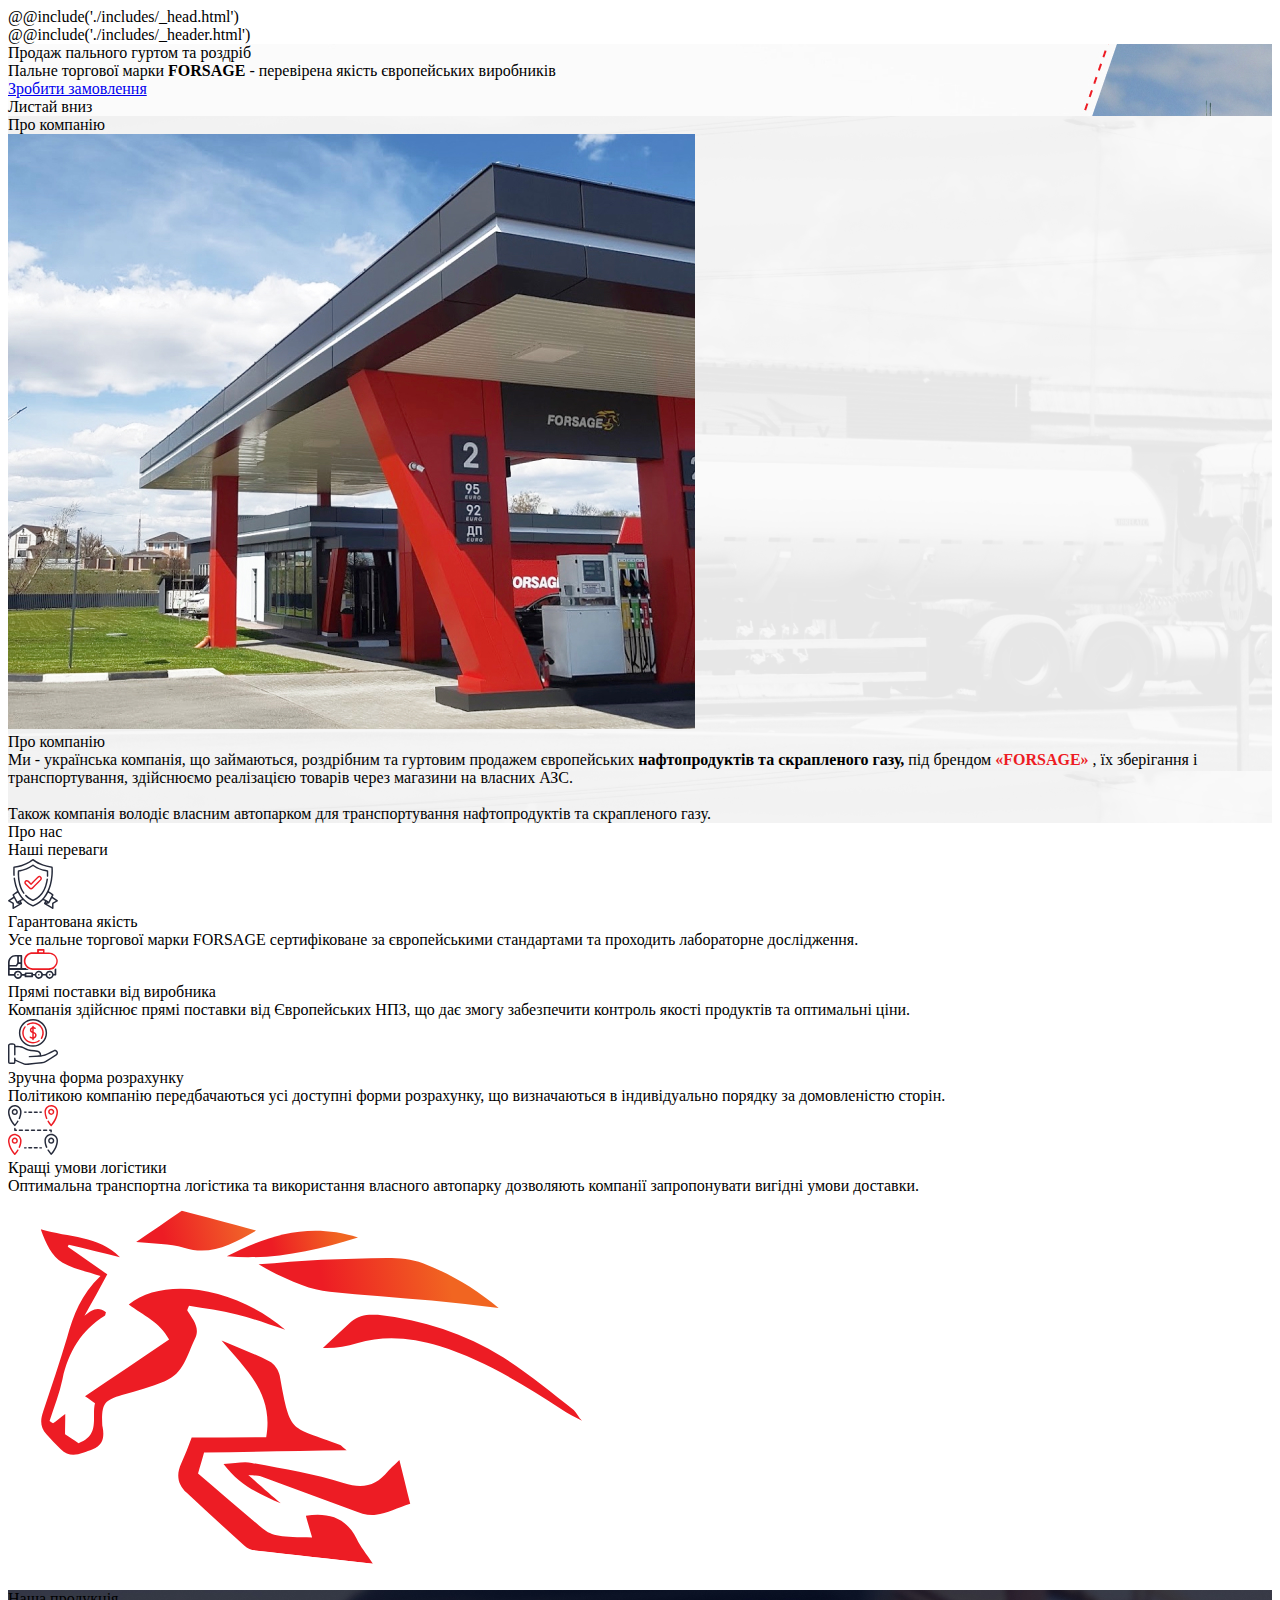
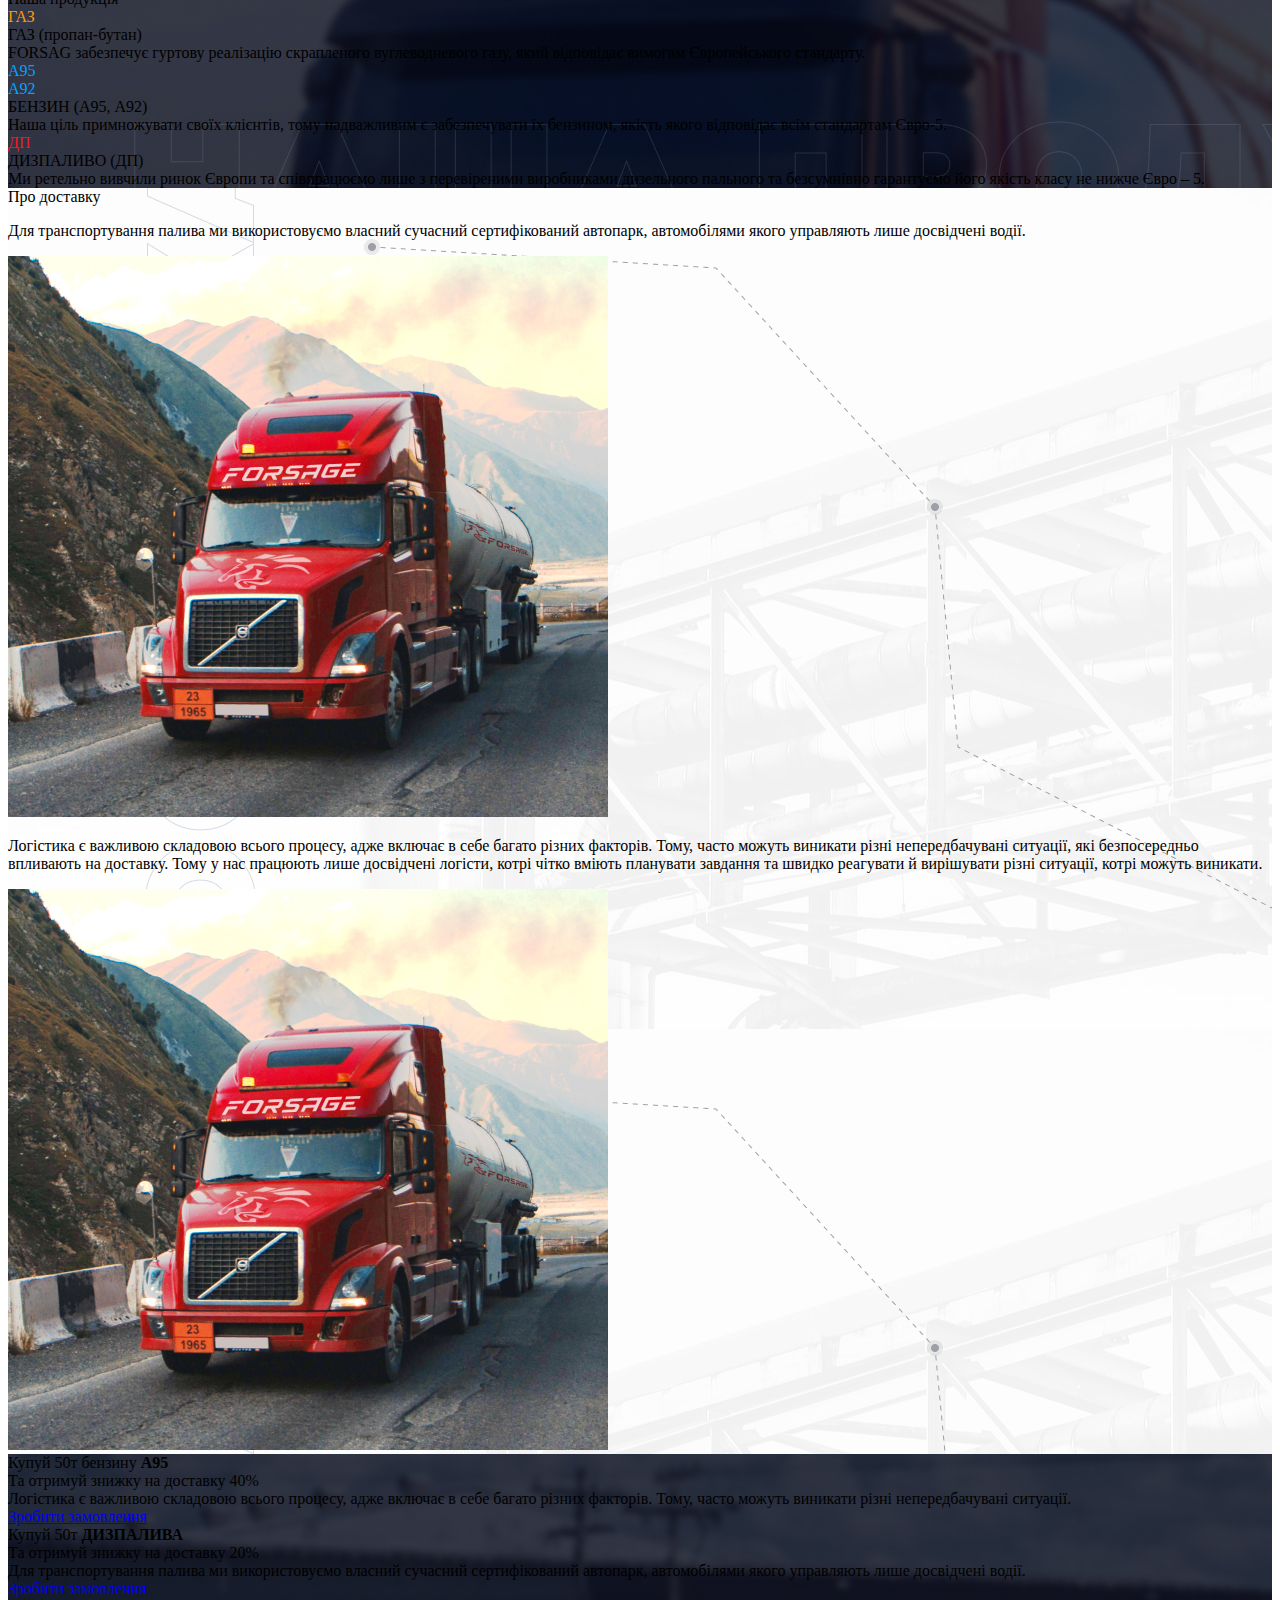
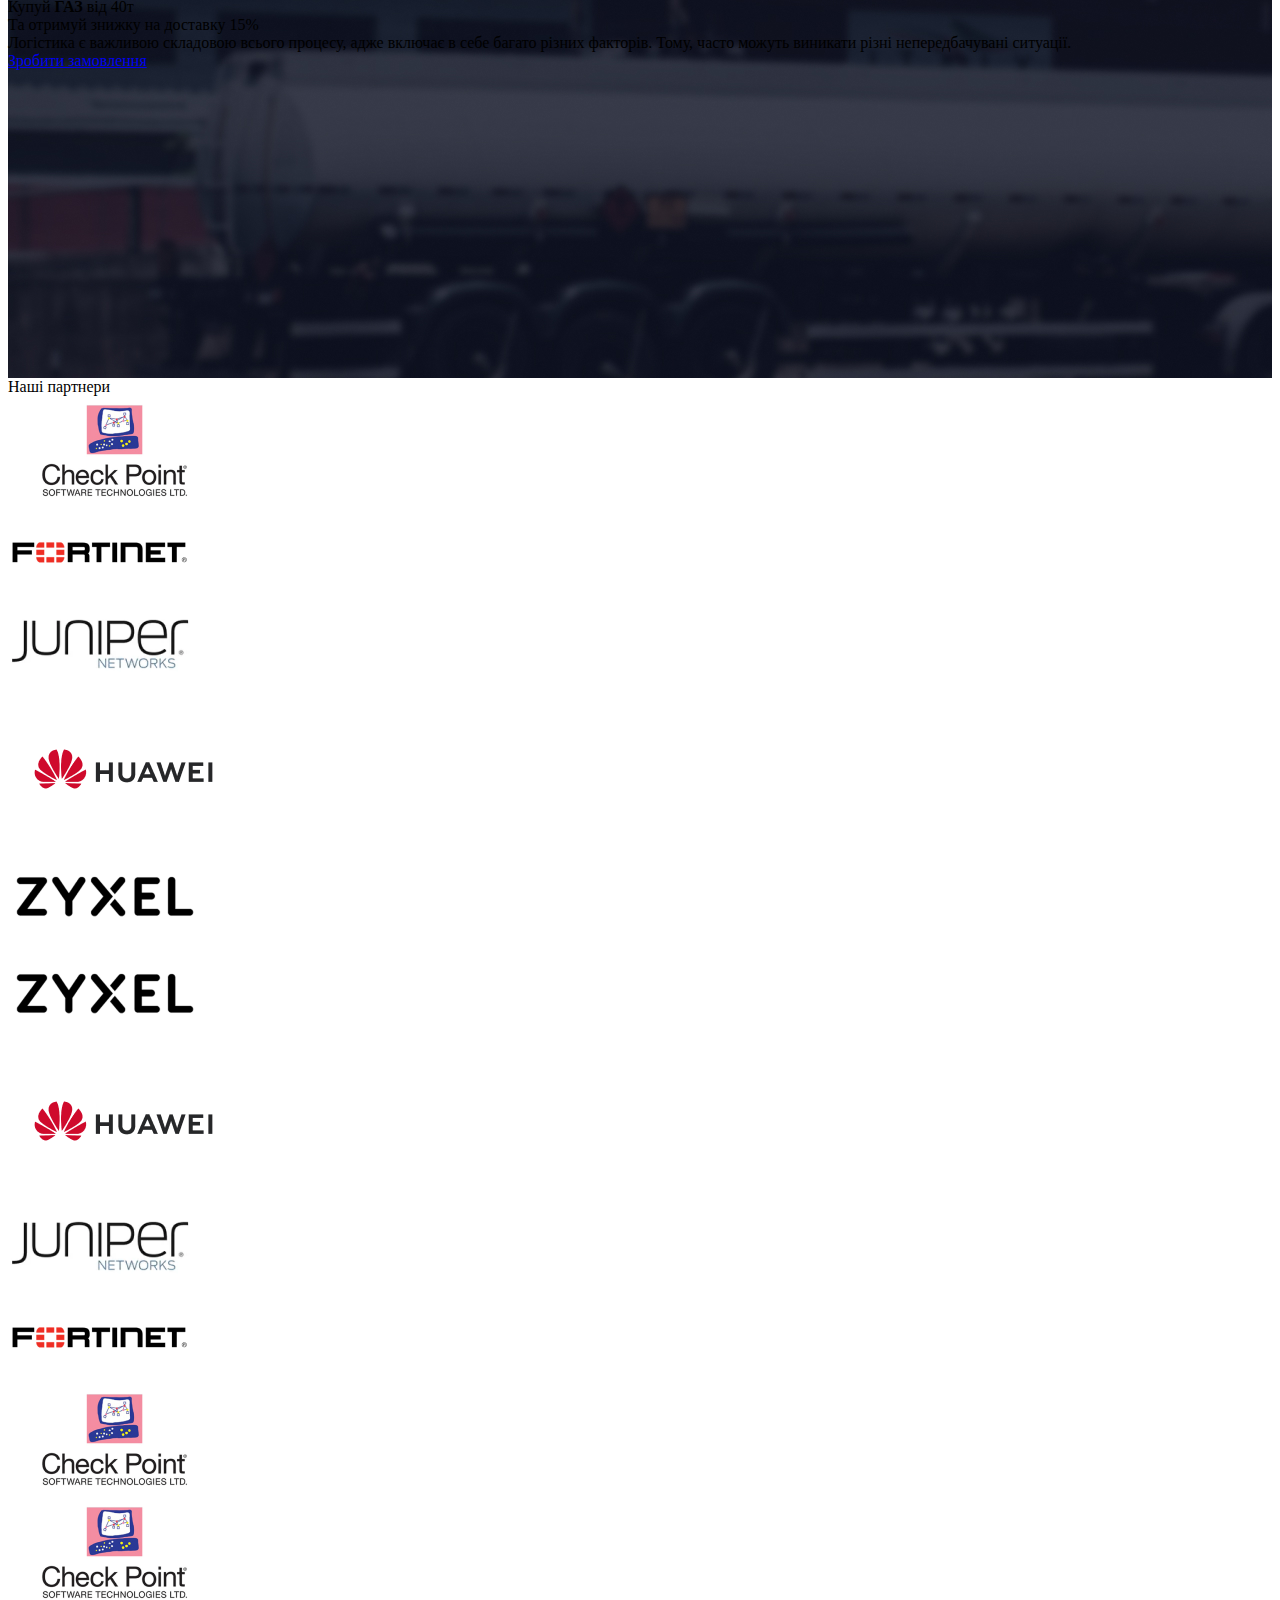
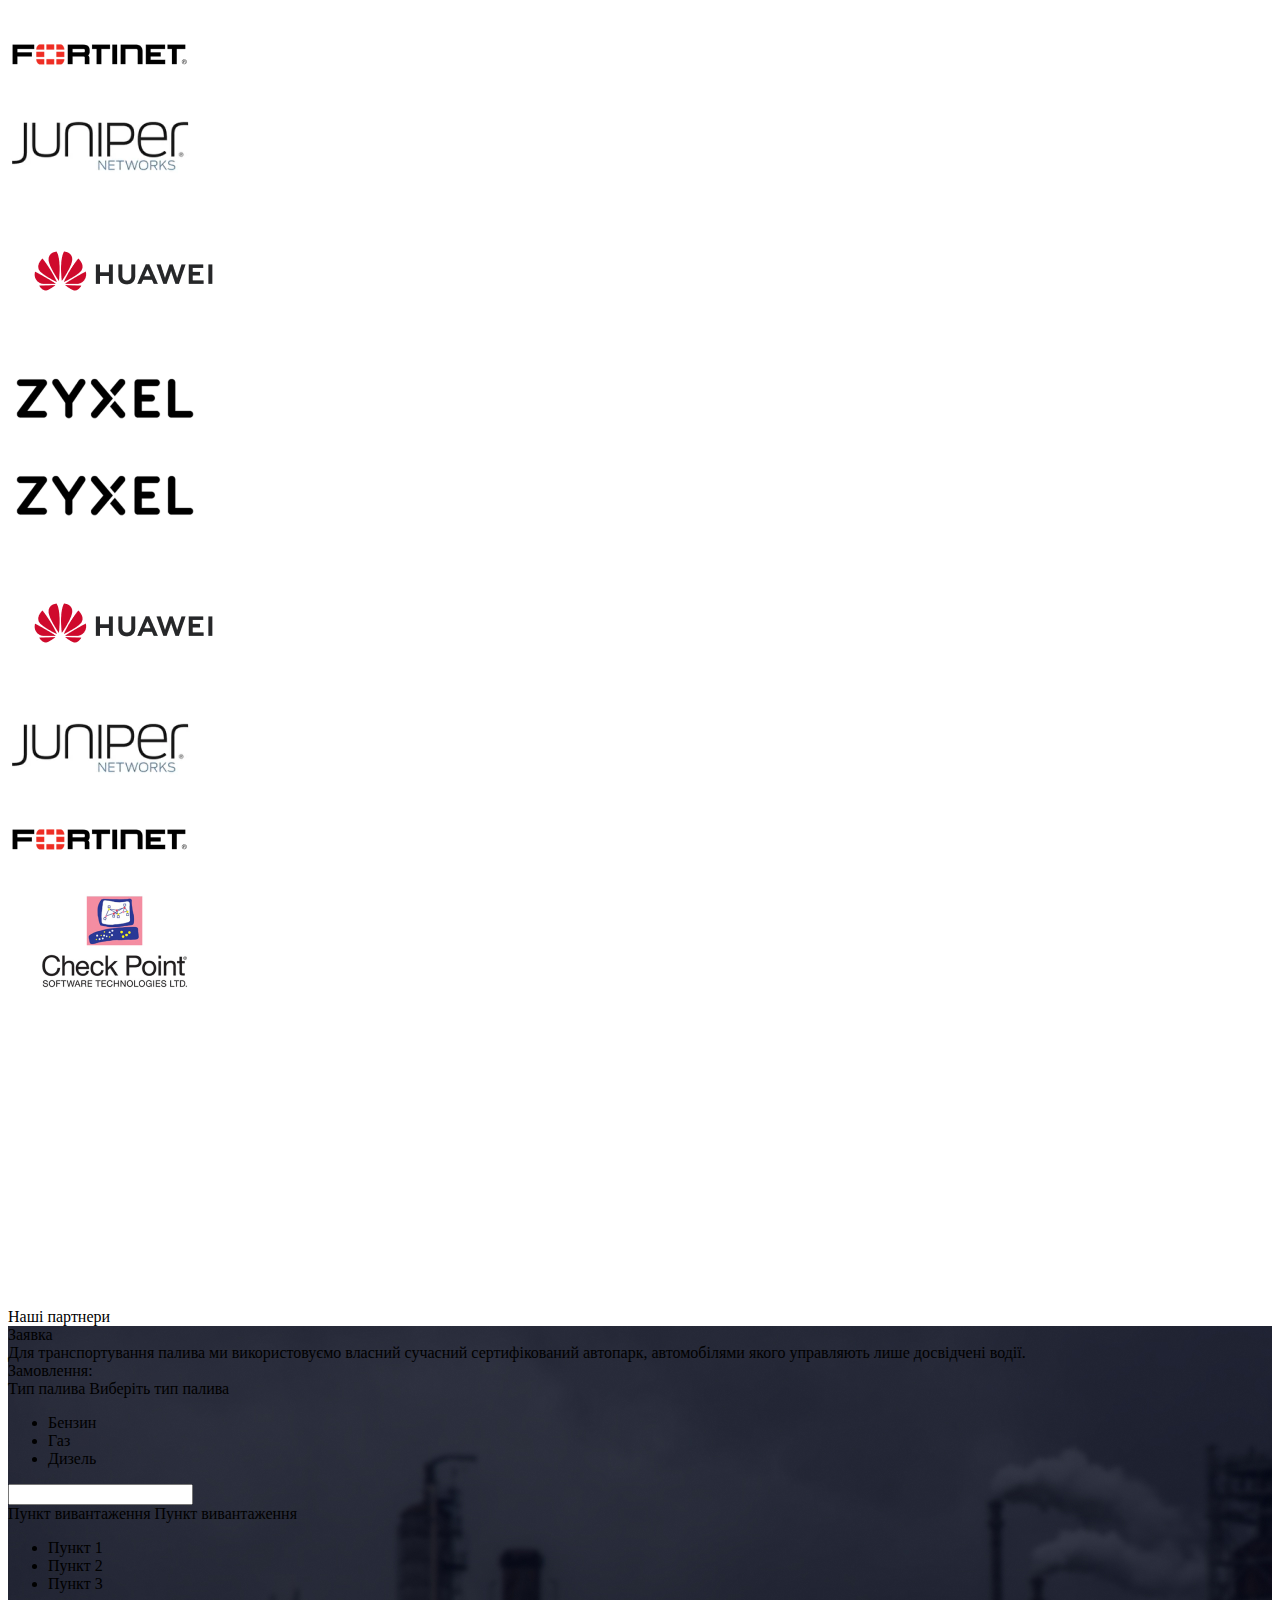
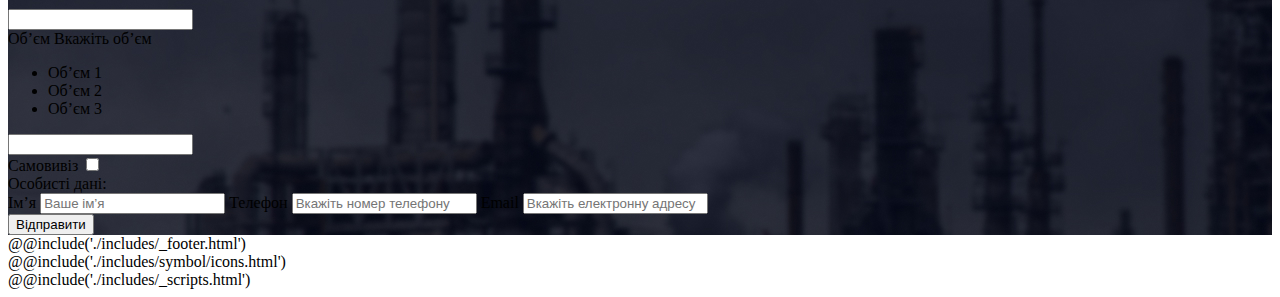
<file: html/index.html>
<!doctype html>
<html lang="en">
<head>
	@@include('./includes/_head.html')

</head>
<body class="home">
<!--page-wrapper-->
<div class="page-wrapper">
	@@include('./includes/_header.html')
	<!--page-content-->
	<style>
		.hero{
			background-image: url('../static/images/general/hero-bg.jpg');
		}
		@media screen and (max-width: 576px) {
			.hero{
				background-image: url('../static/images/general/mob-hero-bg.jpg');
			}
		}
	</style>
	<div class="page-content">
		<section class="hero">
			<div class="container">
				<div data-aos="fade-up" class="hero-title">
					Продаж пального гуртом
					та роздріб
				</div>
				<div data-aos="fade-up" class="hero-text">
					Пальне торгової марки <b>FORSAGE</b> - перевірена якість європейських виробників
				</div>
				<div data-aos="fade-up" class="hero-link">
					<a href="#" class="btn-primary">Зробити замовлення</a>
				</div>
				<div data-aos="fade-up" class="hero-scroll">
					Листай вниз
				</div>
			</div>
		</section>
		<section class="about">
			<div class="container-fluid">
				<div class="about-wrap" style="background-image: url('../static/images/general/about-bg.png')">
					<div data-aos="fade-up" class="title-section dn-d"><span>Про компанію</span></div>
					<div data-aos="fade-up" class="about-media">
						<img src="../static/images/general/about-media.jpg" alt="about">
					</div>
					<div data-aos="fade-up" class="about-desc">
						<div class="title-section dn-m"><span>Про компанію</span></div>
						<div class="about-text">
							Ми - українська компанія, що займаються, роздрібним та гуртовим продажем європейських <b>нафтопродуктів та скрапленого газу,</b> під брендом <b style="color: #ED1C24;">«FORSAGE»</b> , їх зберігання і транспортування, здійснюємо реалізацією товарів через магазини на власних АЗС.
							<br>
							<br>
							Також компанія володіє власним автопарком для транспортування нафтопродуктів та скрапленого газу.
						</div>
					</div>
				</div>
				<div class="bg-text">
					Про нас
				</div>
			</div>
		</section>
		<section class="advantages">
			<div class="container">
				<div data-aos="fade-up" class="title-section"><span>Наші переваги</span></div>
				<div class="advantages-wrap">
					<div data-aos="fade-up" class="advantages-item">
						<div class="advantages-item__media">
							<span>
								<img src="../static/images/general/advantages-1.svg" alt="advantages">
							</span>
						</div>
						<div class="advantages-item__title">Гарантована якість</div>
						<div class="advantages-item__text">Усе пальне торгової марки FORSAGE сертифіковане за європейськими стандартами та проходить лабораторне дослідження.</div>
					</div>
					<div data-aos="fade-up" class="advantages-item">
						<div class="advantages-item__media">
							<span>
								<img src="../static/images/general/advantages-2.svg" alt="advantages">
							</span>
						</div>
						<div class="advantages-item__title">Прямі поставки від виробника</div>
						<div class="advantages-item__text">Компанія здійснює прямі поставки від Європейських НПЗ, що дає змогу забезпечити контроль якості продуктів та оптимальні ціни.</div>
					</div>
					<div data-aos="fade-up" class="advantages-item">
						<div class="advantages-item__media">
							<span>
								<img src="../static/images/general/advantages-3.svg" alt="advantages">
							</span>
						</div>
						<div class="advantages-item__title">Зручна форма розрахунку</div>
						<div class="advantages-item__text">Політикою компанію передбачаються усі доступні форми розрахунку, що визначаються в індивідуально порядку за домовленістю сторін.</div>
					</div>
					<div data-aos="fade-up" class="advantages-item">
						<div class="advantages-item__media">
							<span>
								<img src="../static/images/general/advantages-4.svg" alt="advantages">
							</span>
						</div>
						<div class="advantages-item__title">Кращі умови логістики</div>
						<div class="advantages-item__text">Оптимальна транспортна логістика та використання власного автопарку дозволяють компанії запропонувати вигідні умови доставки.</div>
					</div>
				</div>
				<div class="advantages-bg">
					<span></span>
					<img src="../static/images/general/advantages-bg.svg" alt="advantages">
				</div>
			</div>
		</section>
		<section class="product"  style="background-image: url('../static/images/general/producrtbg.jpg')">
			<div class="container">
				<div data-aos="fade-up" class="title-section">
					<span>Наша продукція</span>
				</div>
				<div class="product-wrap">
					<div data-aos="fade-up" class="product-item">
						<div class="product-item__inner">
							<div class="product-item__media" style=" background-color: rgba(254, 152, 13, .2)">
								<span></span>
								<span></span>
								<span></span>
							</div>
							<div class="product-item__media-title " style="color: #FE980D; ">ГАЗ</div>
						</div>
						<div class="product-item__desc">
							<div class="product-item__title">ГАЗ (пропан-бутан)</div>
							<div class="product-item__text">FORSAG забезпечує гуртову реалізацію скрапленого вуглеводневого газу, який відповідає вимогам Європейського стандарту.</div>
						</div>
					</div>
					<div data-aos="fade-up" class="product-item">
						<div class="product-item__inner">
							<div class="product-item__media" style=" background-color: rgba(0, 163, 255, .2)">
								<span></span>
								<span></span>
								<span></span>
							</div>
							<div class="product-item__media-title " style="color: #00A3FF; ">
								А95 <br>
								А92
							</div>
						</div>
						<div class="product-item__desc">
							<div class="product-item__title">БЕНЗИН (А95, А92)</div>
							<div class="product-item__text">Наша ціль примножувати своїх клієнтів, тому надважливим є забезпечувати їх бензином, якість якого відповідає всім стандартам Євро-5.</div>
						</div>
					</div>
					<div data-aos="fade-up" class="product-item">
						<div class="product-item__inner">
							<div class="product-item__media" style=" background-color: rgba(237, 28, 36, .2)">
								<span></span>
								<span></span>
								<span></span>
							</div>
							<div class="product-item__media-title " style="color: #ED1C24; ">ДП</div>
						</div>
						<div class="product-item__desc">
							<div class="product-item__title">ДИЗПАЛИВО (ДП)</div>
							<div class="product-item__text">Ми ретельно вивчили ринок Європи та співпрацюємо лише з перевіреними виробниками дизельного пального та безсумнівно гарантуємо його якість класу не нижче Євро – 5.</div>
						</div>
					</div>
				</div>
			</div>
		</section>
		<section class="delivery" style="background-image: url('../static/images/general/delivery-bg.png')">
			<div class="container">
				<div class="delivery-desc">
					<div data-aos="fade-up" class="title-section">
						<span>Про доставку</span>
					</div>
					<div data-aos="fade-up" class="delivery-text">
						<p>
							Для транспортування палива ми використовуємо власний сучасний сертифікований автопарк, автомобілями якого управляють лише досвідчені водії.
						</p>
						<img src="../static/images/general/delivery-media.jpg" alt="delivery-media" class="dn-d">
						<p>
							Логістика є важливою складовою всього процесу, адже включає в себе багато різних факторів. Тому, часто можуть виникати різні непередбачувані ситуації, які безпосередньо впливають на доставку. Тому у нас працюють лише досвідчені логісти, котрі чітко вміють планувати завдання та швидко реагувати й вирішувати різні ситуації, котрі можуть виникати.
						</p>
					</div>
				</div>
				<div data-aos="fade-up" class="delivery-media">
					<img class="dn-m" src="../static/images/general/delivery-media.jpg" alt="delivery-media">
				</div>
			</div>
		</section>
		<section class="sale" style="background-image: url('../static/images/general/sale-bg.jpg')">
			<div class="container">
				<div data-aos="fade-up" class="sale-slider">
					<div class="slide">
						<div class="sale-item">
							<div class="title-section">
								<span>
									Купуй 50т бензину <b>А95</b>
								</span>
							</div>
							<div class="subtitle-section">
								Та отримуй знижку на доставку
								<span>
									40%
								</span>
							</div>
							<div class="sale-item__text">
								Логістика є важливою складовою всього процесу, адже включає в себе багато різних факторів. Тому, часто можуть виникати різні непередбачувані ситуації.
							</div>
							<div class="sale-item__link">
								<a href="#" class="btn-secondary">Зробити замовлення</a>
							</div>
						</div>
					</div>
					<div class="slide">
						<div class="sale-item">
							<div class="title-section">
								<span>
									Купуй 50т <b>ДИЗПАЛИВА</b>
								</span>
							</div>
							<div class="subtitle-section">
								Та отримуй знижку на доставку
								<span>
									20%
								</span>
							</div>
							<div class="sale-item__text">
								Для транспортування палива ми використовуємо власний сучасний сертифікований автопарк, автомобілями якого управляють лише досвідчені водії.
							</div>
							<div class="sale-item__link">
								<a href="#" class="btn-secondary">Зробити замовлення</a>
							</div>
						</div>
					</div>
					<div class="slide">
						<div class="sale-item">
							<div class="title-section">
								<span>
									Купуй <b>ГАЗ</b> від 40т
								</span>
							</div>
							<div class="subtitle-section">
								Та отримуй знижку на доставку
								<span>
									15%
								</span>
							</div>
							<div class="sale-item__text">
								Логістика є важливою складовою всього процесу, адже включає в себе багато різних факторів. Тому, часто можуть виникати різні непередбачувані ситуації.
							</div>
							<div class="sale-item__link">
								<a href="#" class="btn-secondary">Зробити замовлення</a>
							</div>
						</div>
					</div>
				</div>
				<div data-aos="fade-up" class="sale-slider__nav">
					<div class="prev"><svg class="icon"><use xlink:href="#ic-left"></use></svg></div>
					<div class="next"><svg class="icon"><use xlink:href="#ic-right"></use></svg></div>
				</div>
			</div>
		</section>
		<section class="partner">
			<div class="container">
				<div data-aos="fade-up" class="title-section">
					<span>
						Наші партнери
					</span>
				</div>
				<div data-aos="fade-up" class="partner-slider">
					<div class="slide">
						<img src="../static/images/general/logo-1.png" alt="logo">
					</div>
					<div class="slide">
						<img src="../static/images/general/logo-2.png" alt="logo">
					</div>
					<div class="slide">
						<img src="../static/images/general/logo-3.png" alt="logo">
					</div>
					<div class="slide">
						<img src="../static/images/general/logo-4.png" alt="logo">
					</div>
					<div class="slide">
						<img src="../static/images/general/logo-5.png" alt="logo">
					</div>
					<div class="slide">
						<img src="../static/images/general/logo-5.png" alt="logo">
					</div>
					<div class="slide">
						<img src="../static/images/general/logo-4.png" alt="logo">
					</div>
					<div class="slide">
						<img src="../static/images/general/logo-3.png" alt="logo">
					</div>
					<div class="slide">
						<img src="../static/images/general/logo-2.png" alt="logo">
					</div>
					<div class="slide">
						<img src="../static/images/general/logo-1.png" alt="logo">
					</div>
					<div class="slide">
						<img src="../static/images/general/logo-1.png" alt="logo">
					</div>
					<div class="slide">
						<img src="../static/images/general/logo-2.png" alt="logo">
					</div>
					<div class="slide">
						<img src="../static/images/general/logo-3.png" alt="logo">
					</div>
					<div class="slide">
						<img src="../static/images/general/logo-4.png" alt="logo">
					</div>
					<div class="slide">
						<img src="../static/images/general/logo-5.png" alt="logo">
					</div>
					<div class="slide">
						<img src="../static/images/general/logo-5.png" alt="logo">
					</div>
					<div class="slide">
						<img src="../static/images/general/logo-4.png" alt="logo">
					</div>
					<div class="slide">
						<img src="../static/images/general/logo-3.png" alt="logo">
					</div>
					<div class="slide">
						<img src="../static/images/general/logo-2.png" alt="logo">
					</div>
					<div class="slide">
						<img src="../static/images/general/logo-1.png" alt="logo">
					</div>
				</div>
				<div data-aos="fade-up" class="partner-slider__nav">
					<div class="prev"><svg class="icon"><use xlink:href="#ic-left"></use></svg></div>
					<div class="next"><svg class="icon"><use xlink:href="#ic-right"></use></svg></div>
				</div>
			</div>
			<div class="bg-text">
				Наші партнери
			</div>
		</section>
		<section class="order" style="background-image: url('../static/images/general/order-bg.jpg')">
			<div class="container">
				<div class="order-top">
					<div data-aos="fade-up" class="title-section">
						<span>
							Заявка
						</span>
					</div>
					<div data-aos="fade-up" class="text-section">
						Для транспортування палива ми використовуємо власний сучасний сертифікований автопарк, автомобілями якого управляють лише досвідчені водії.
					</div>
				</div>
				<div class="order-form">
					<form action="#">
						<div data-aos="fade-up" class="order-form__item">
							<div class="order-form__title">Замовлення:</div>
							<div class="select-block">
								<label><span>Тип палива</span></label>
								<span class="select-block__title">Виберіть тип палива</span>
								<ul>
									<li>Бензин</li>
									<li>Газ</li>
									<li>Дизель</li>
								</ul>
								<input type="text" class="select select-type" name="тип палива" required>
							</div>
							<div class="select-block">
								<label><span>Пункт вивантаження</span></label>
								<span class="select-block__title">Пункт вивантаження</span>
								<ul>
									<li>Пункт 1</li>
									<li>Пункт 2</li>
									<li>Пункт 3</li>
								</ul>
								<input type="text" class="select" name="Пункт вивантаження">
							</div>
							<div class="select-block">
								<label><span>Об’єм</span></label>
								<span class="select-block__title">Вкажіть об’єм</span>
								<ul>
									<li>Об’єм 1</li>
									<li>Об’єм 2</li>
									<li>Об’єм 3</li>
								</ul>
								<input type="text" class="select" name="Об’єм">
							</div>
							<div class="modal-group">
								<label for="order-checkbox">Самовивіз</label>
								<input type="checkbox" class="checkbox" id="order-checkbox">
							</div>
						</div>
						<div data-aos="fade-up" class="order-form__item">
							<div class="order-form__title">Особисті дані:</div>
							<label class="label">
								<span>Ім’я</span>
								<input type="text" name="Iм’я" placeholder="Ваше ім’я">
							</label>
							<label class="label">
								<span>Телефон</span>
								<input type="text" name="Телефон" placeholder="Вкажіть номер телефону">
							</label>
							<label class="label">
								<span>Email</span>
								<input type="text" name="Email" placeholder="Вкажіть електронну адресу">
							</label>
						</div>
						<div data-aos="fade-up" class="order-form__button">
							<button type="submit" class="btn-primary">
								Відправити
							</button>
						</div>
					</form>
				</div>
			</div>
		</section>
	</div>
	<!--page-content-->
	@@include('./includes/_footer.html')
</div>
<!--end-page-wrapper-->
<div class="hidden">
    @@include('./includes/symbol/icons.html')

</div>
@@include('./includes/_scripts.html')
</body>
</html>
</file>
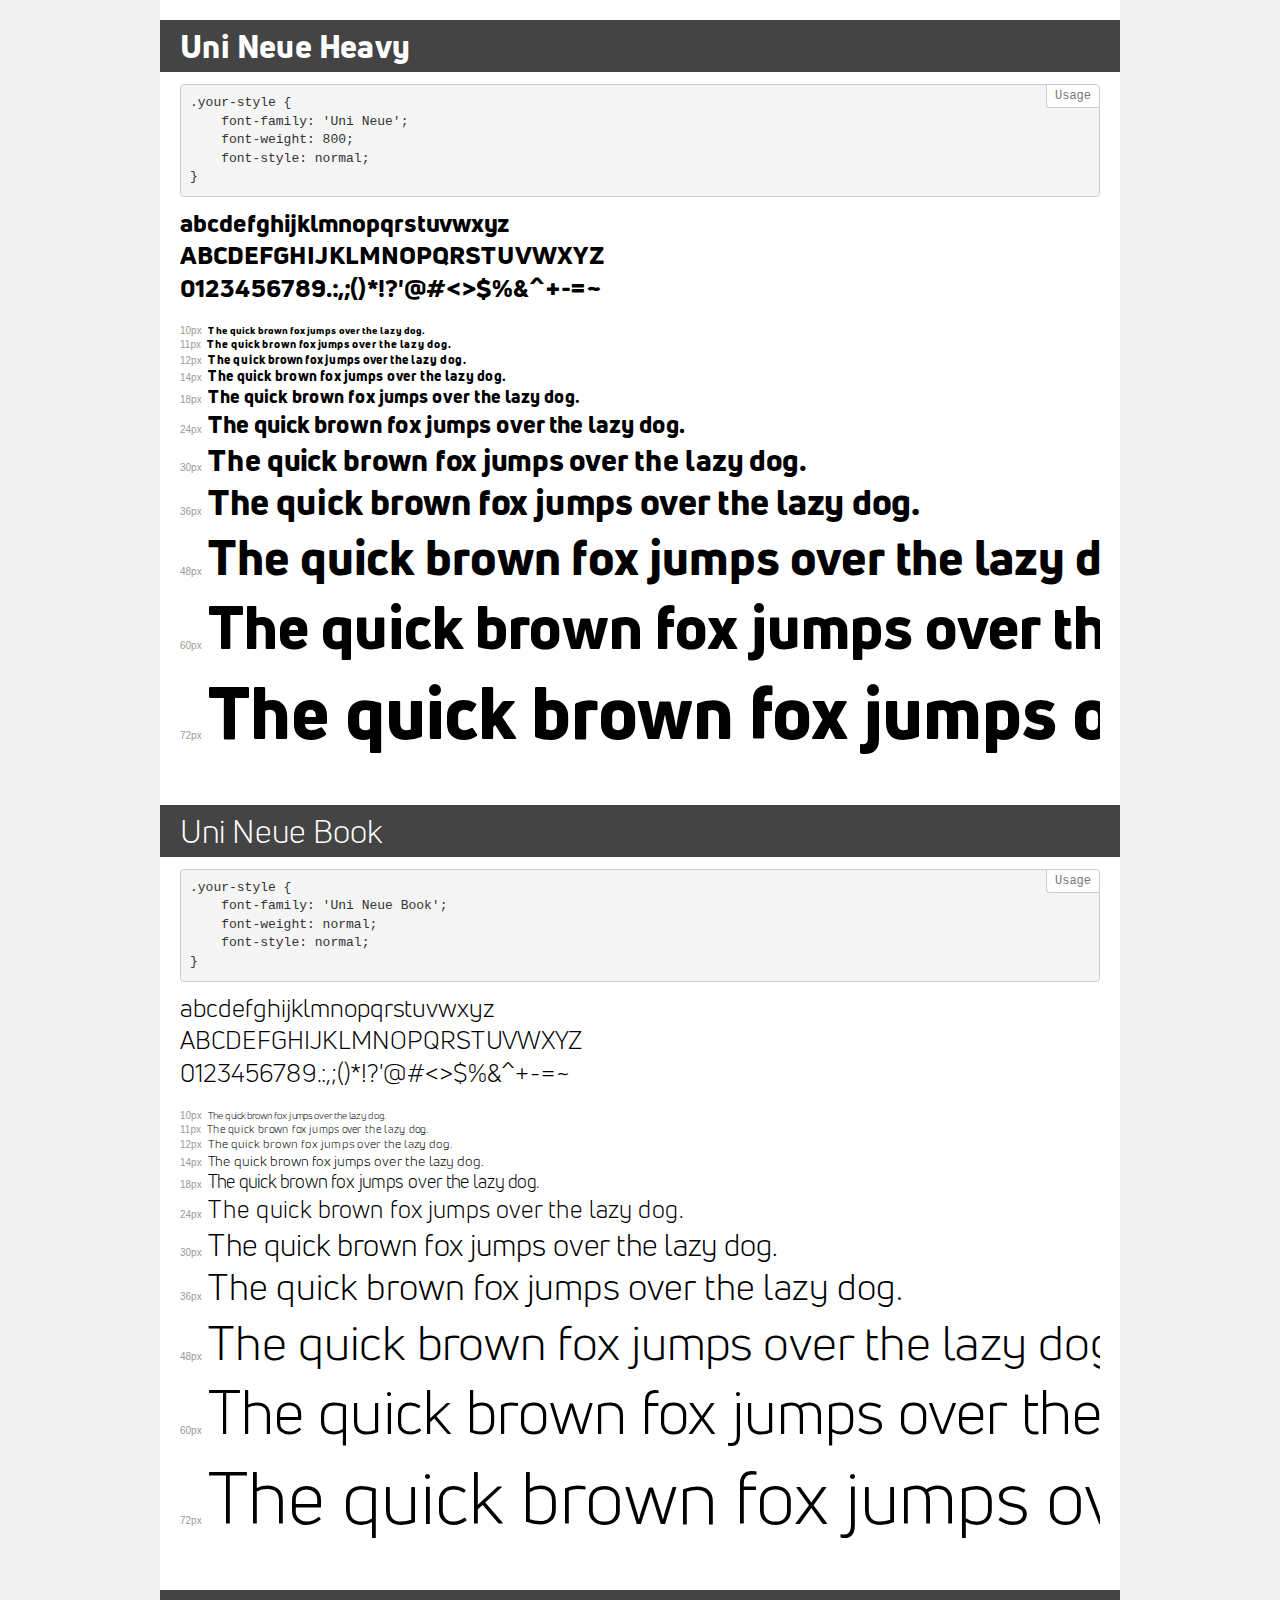
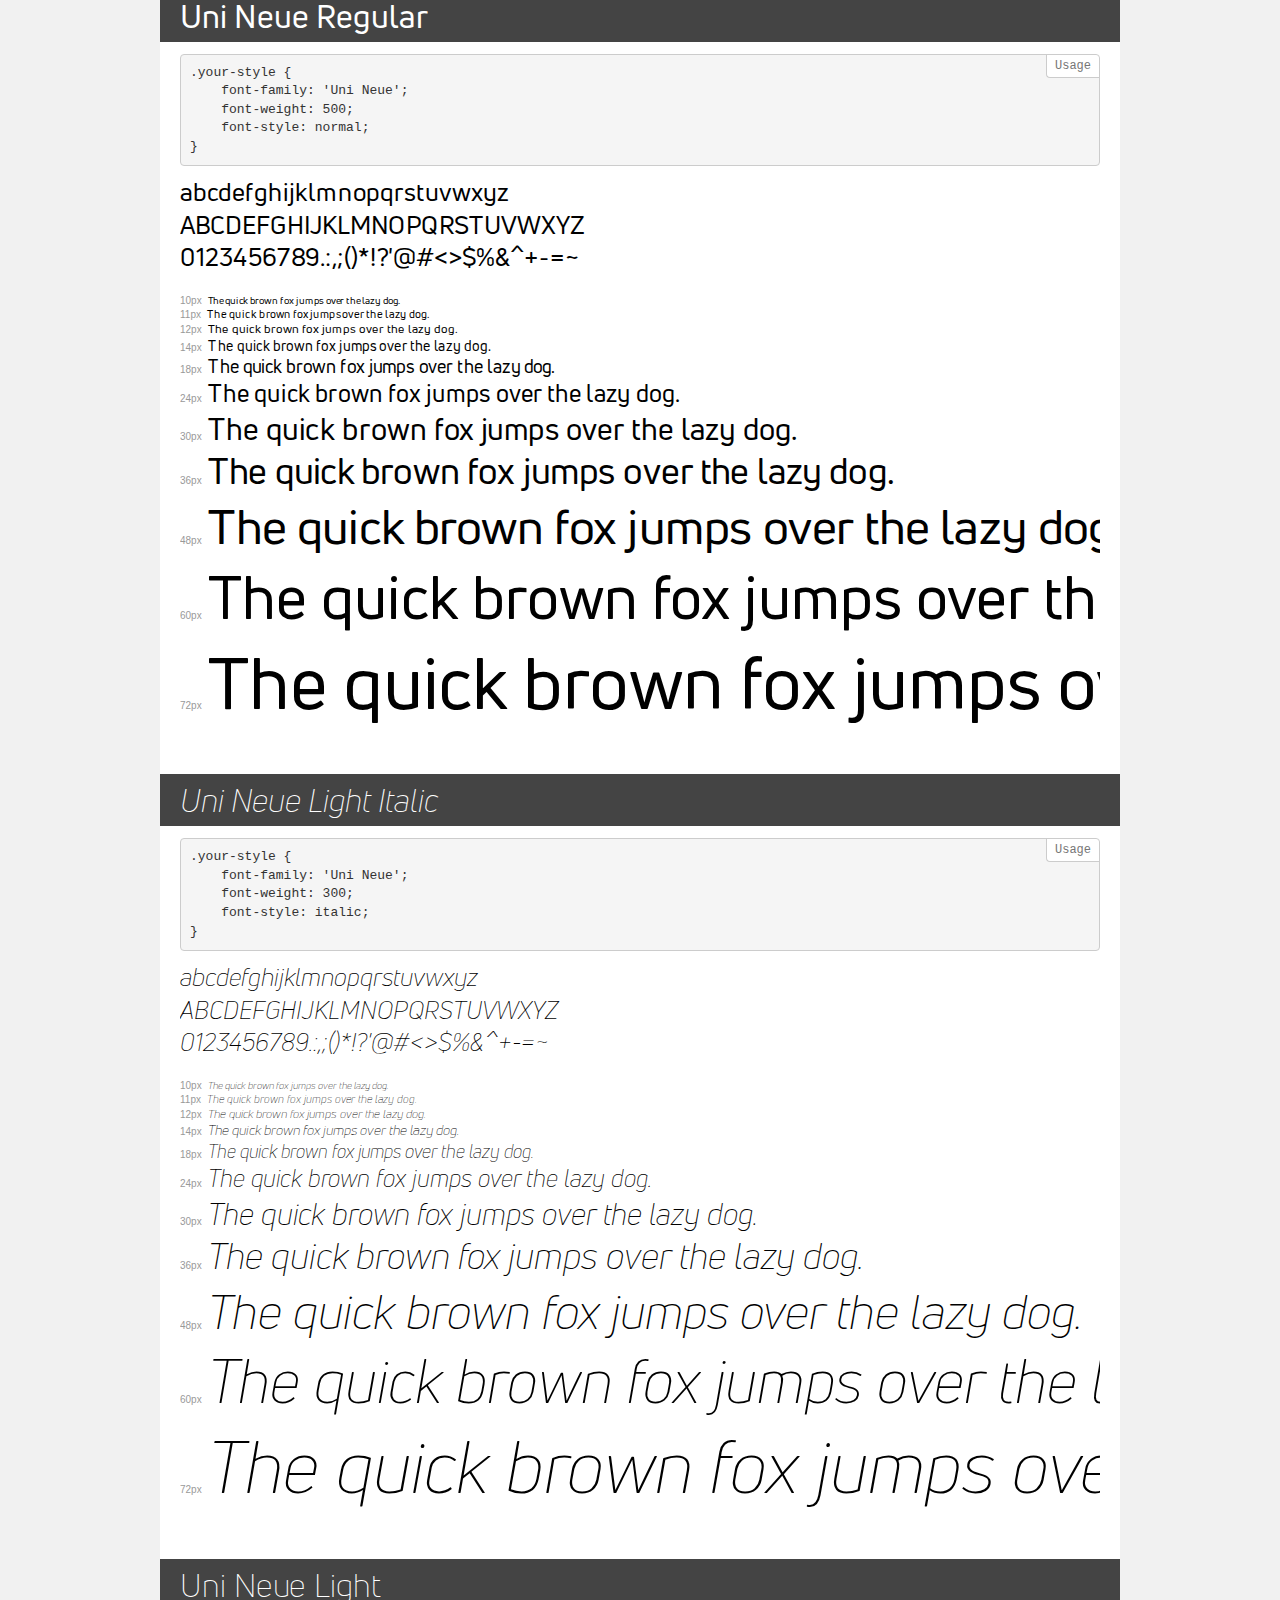
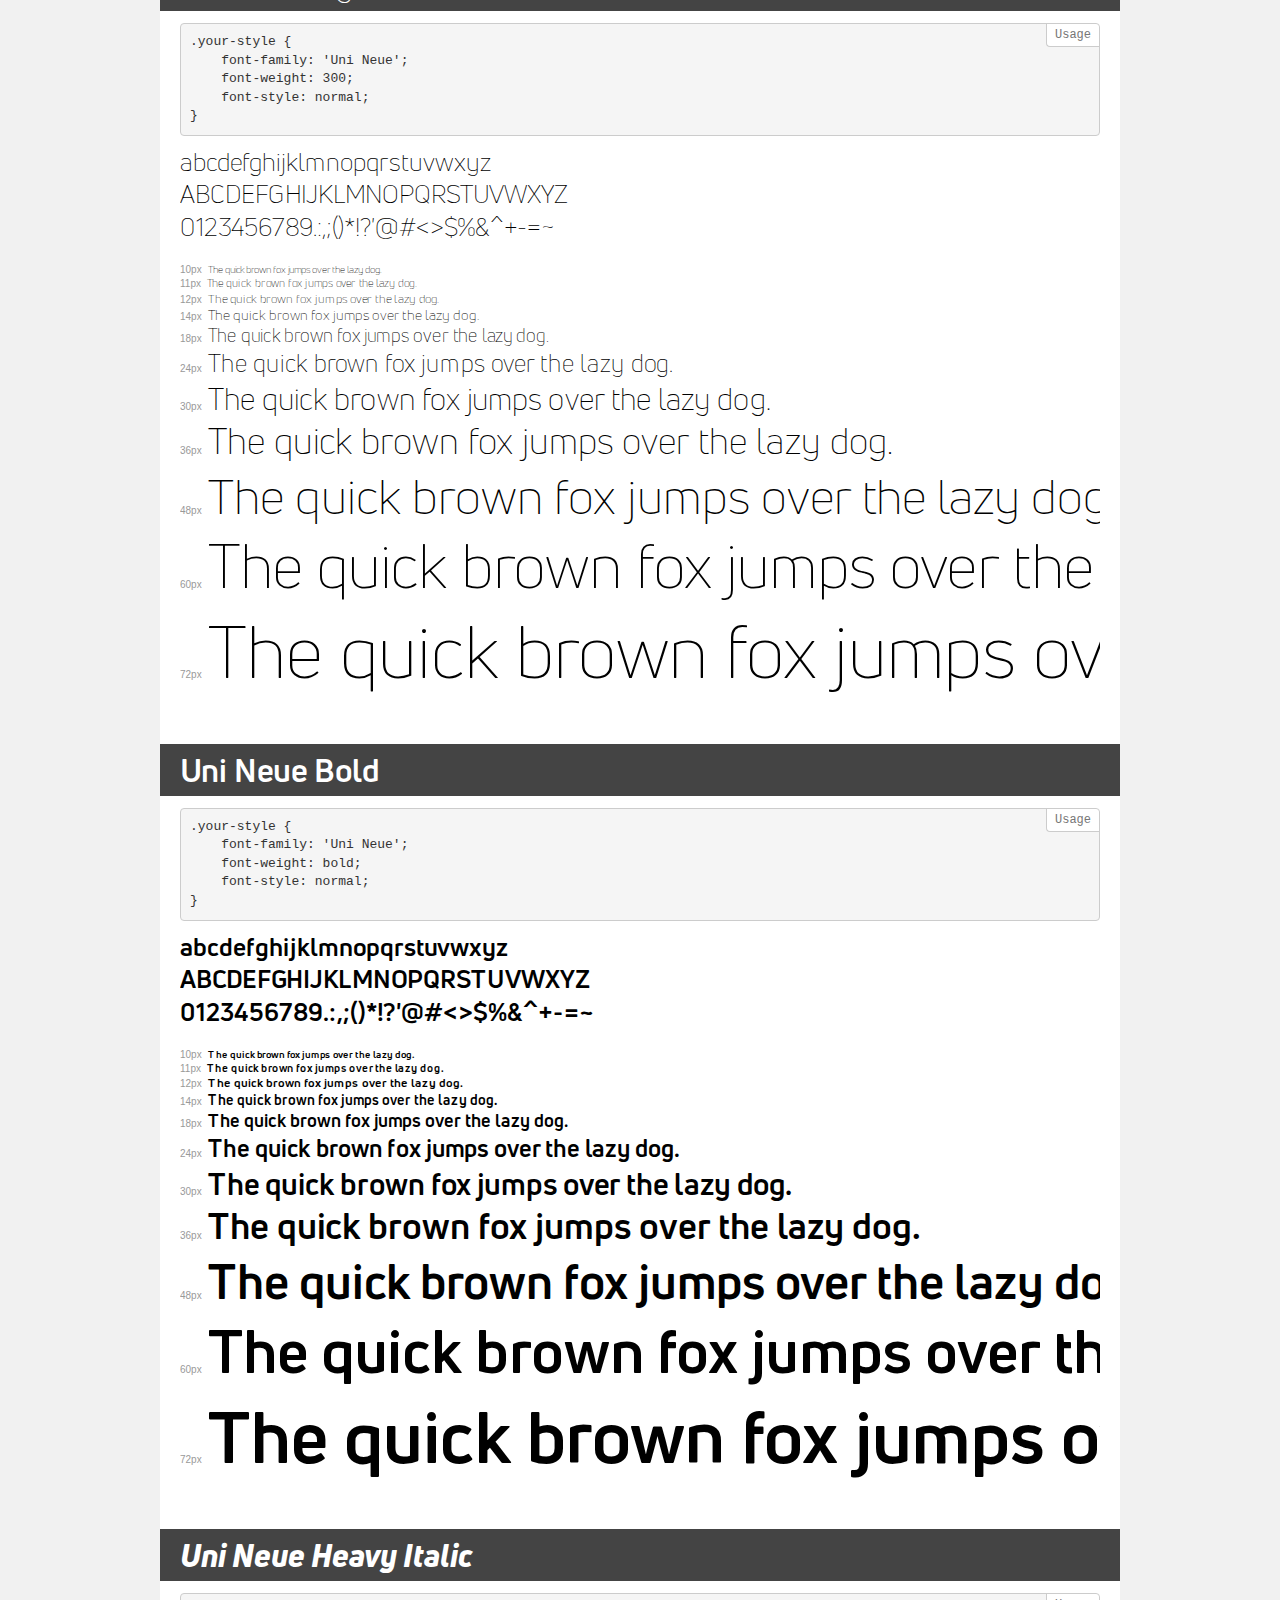
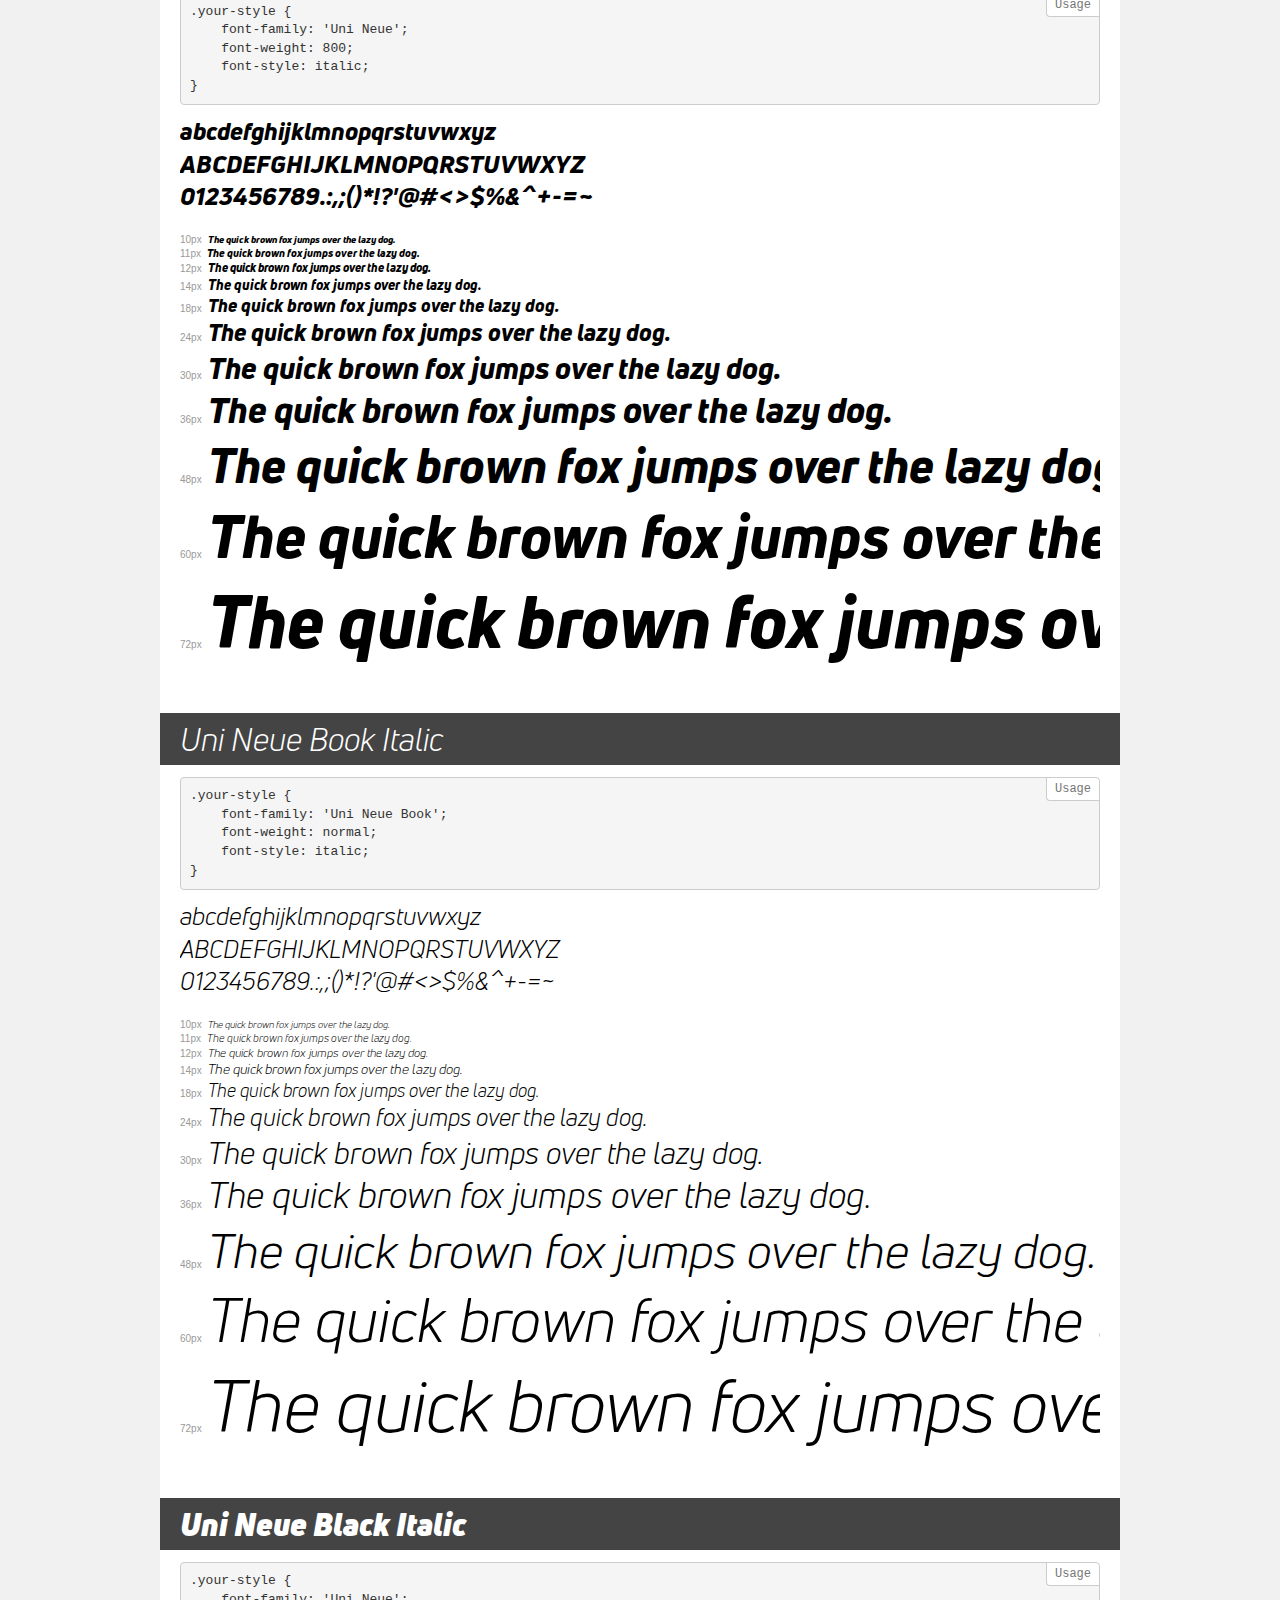
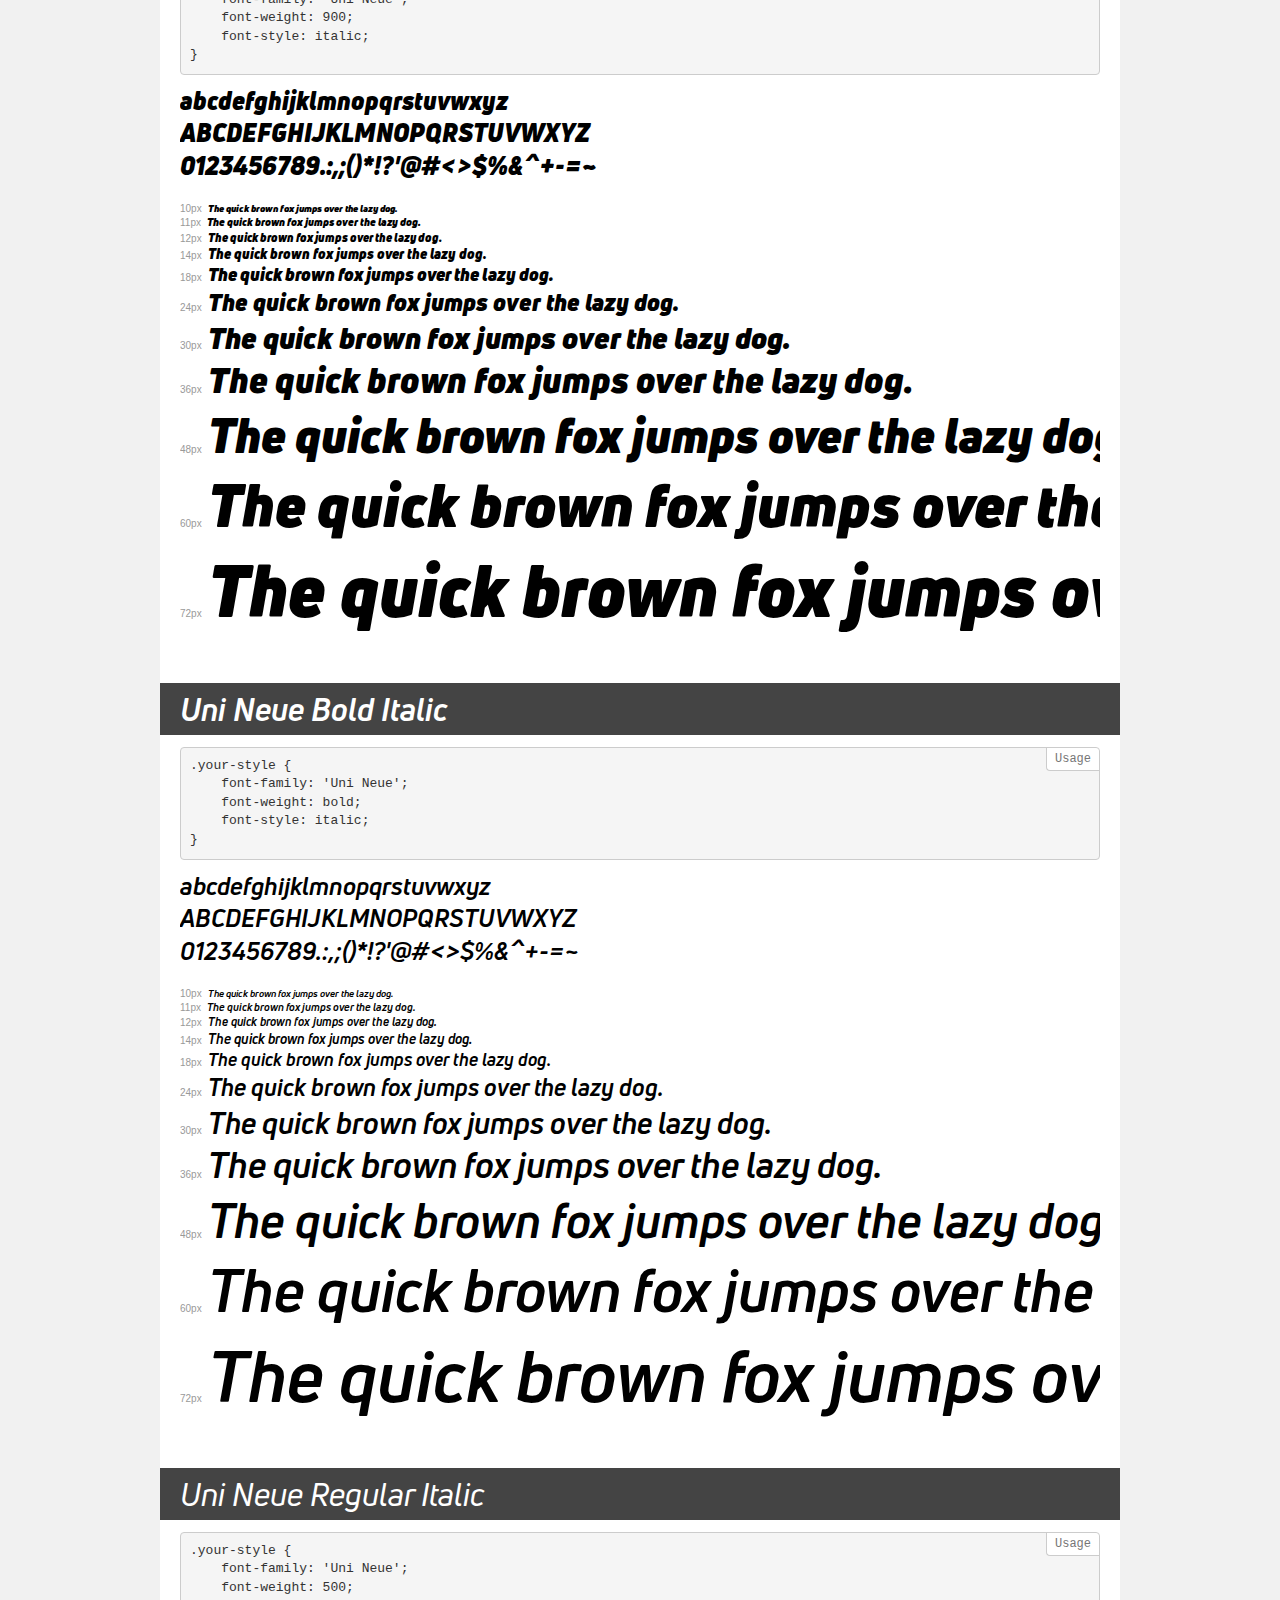
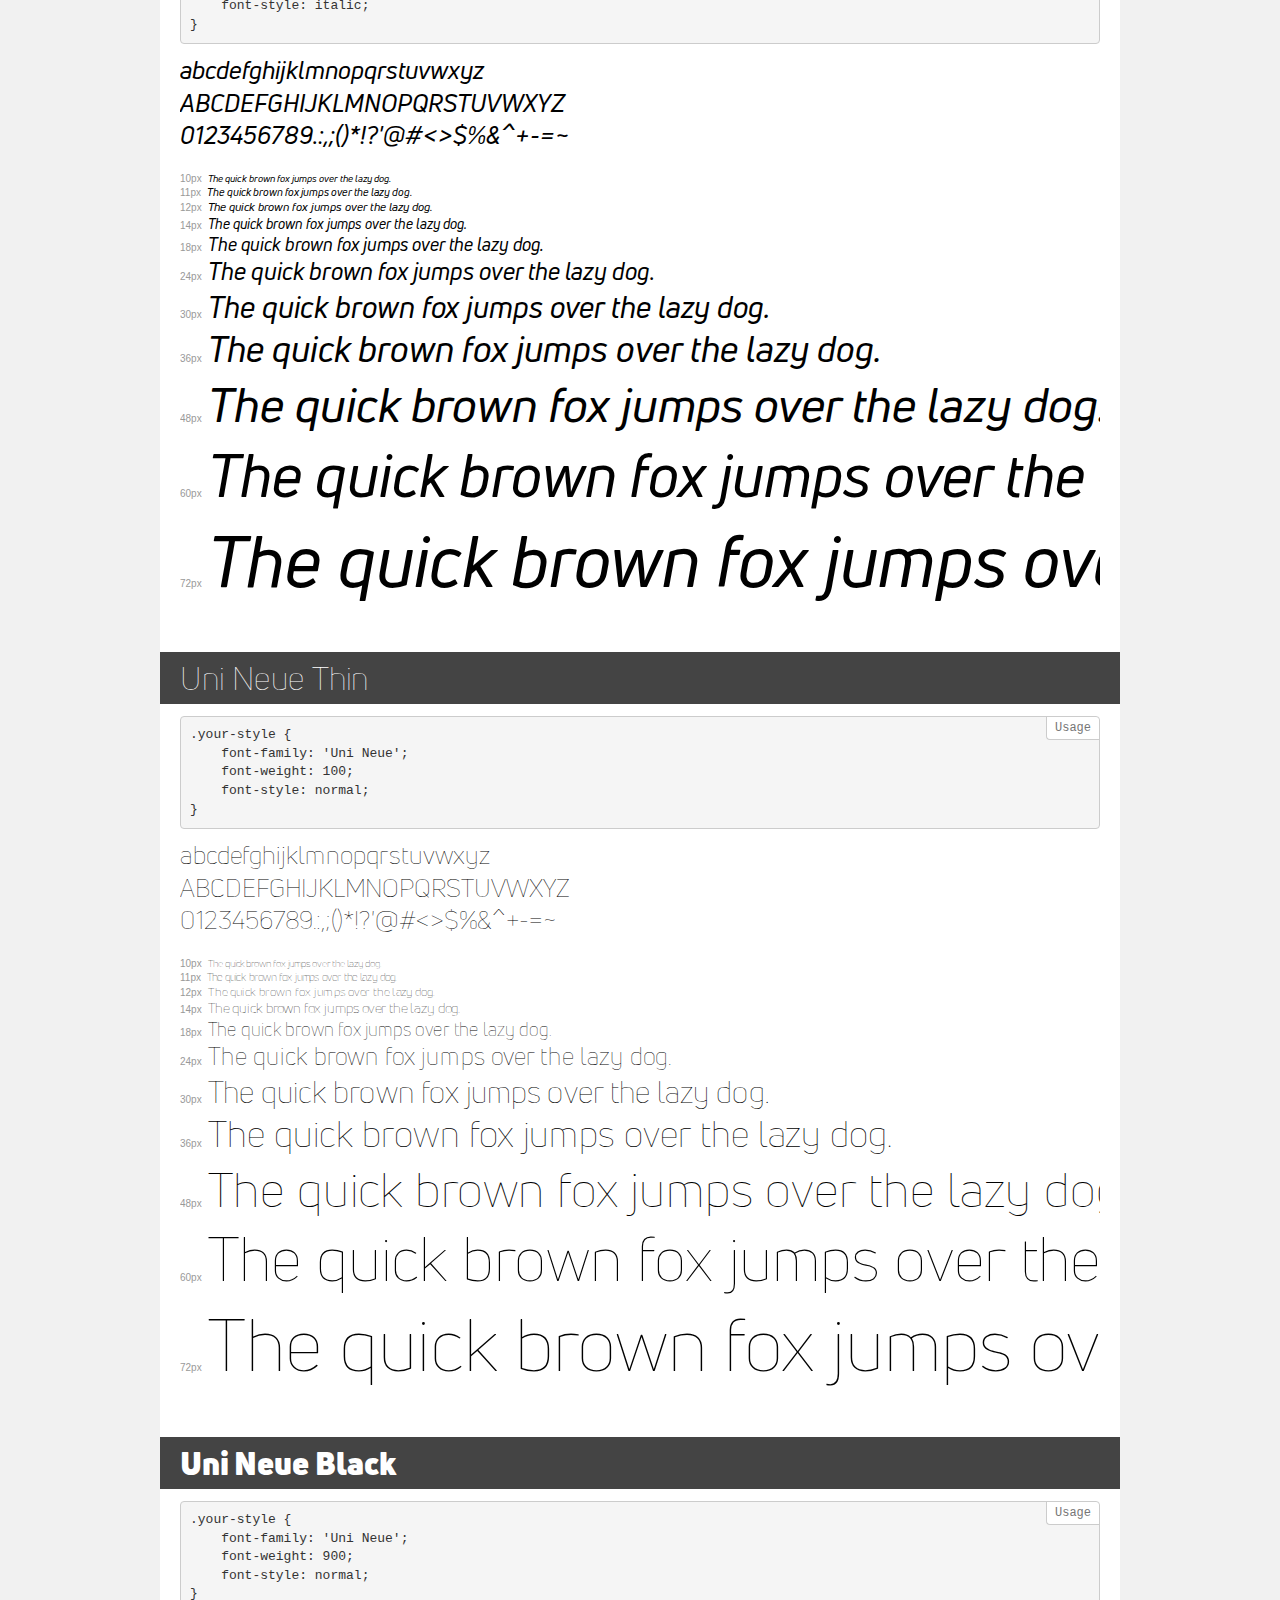
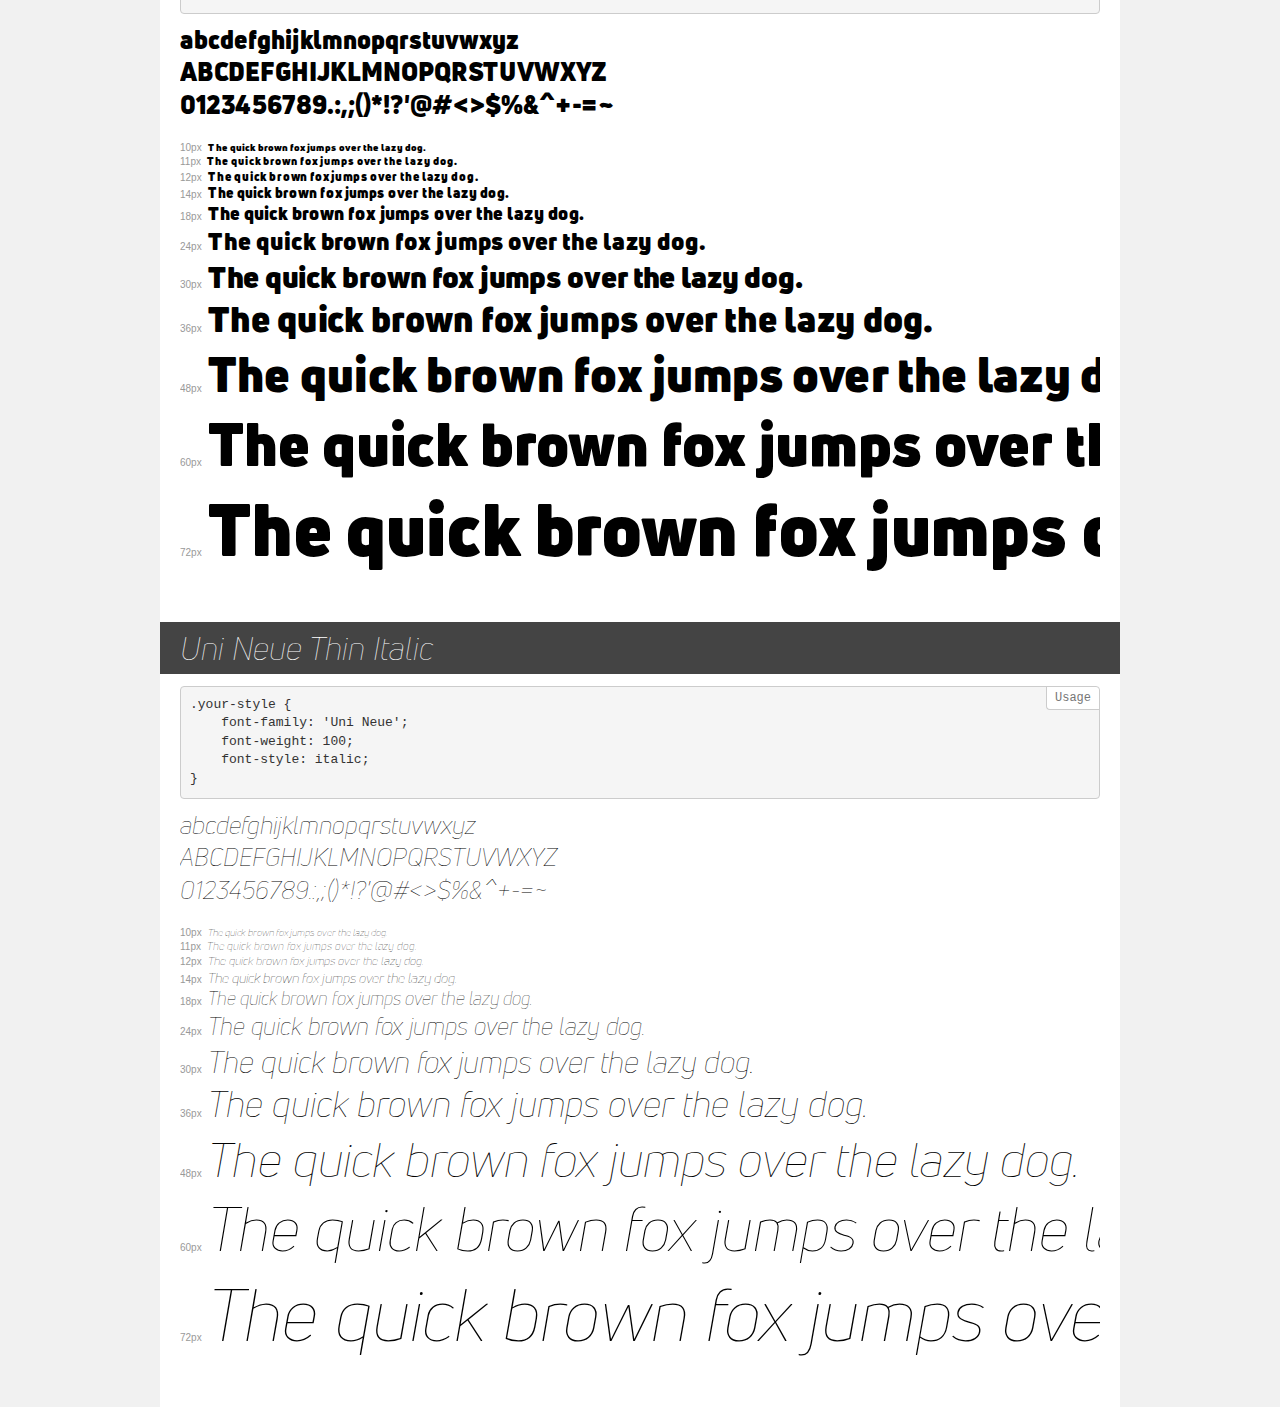
<file: static/fonts/font/demo.html>
<!DOCTYPE html>
<html>
<head>
    <meta charset="utf-8">
    <meta http-equiv="X-UA-Compatible" content="IE=edge">
    <meta name="viewport" content="width=device-width, initial-scale=1">
    <meta name="robots" content="noindex, noarchive">
    <meta name="format-detection" content="telephone=no">
    <title>Transfonter demo</title>
    <link href="stylesheet.css" rel="stylesheet">
    <style>
        /*
        http://meyerweb.com/eric/tools/css/reset/
        v2.0 | 20110126
        License: none (public domain)
        */
        html, body, div, span, applet, object, iframe,
        h1, h2, h3, h4, h5, h6, p, blockquote, pre,
        a, abbr, acronym, address, big, cite, code,
        del, dfn, em, img, ins, kbd, q, s, samp,
        small, strike, strong, sub, sup, tt, var,
        b, u, i, center,
        dl, dt, dd, ol, ul, li,
        fieldset, form, label, legend,
        table, caption, tbody, tfoot, thead, tr, th, td,
        article, aside, canvas, details, embed,
        figure, figcaption, footer, header, hgroup,
        menu, nav, output, ruby, section, summary,
        time, mark, audio, video {
            margin: 0;
            padding: 0;
            border: 0;
            font-size: 100%;
            font: inherit;
            vertical-align: baseline;
        }
        /* HTML5 display-role reset for older browsers */
        article, aside, details, figcaption, figure,
        footer, header, hgroup, menu, nav, section {
            display: block;
        }
        body {
            line-height: 1;
        }
        ol, ul {
            list-style: none;
        }
        blockquote, q {
            quotes: none;
        }
        blockquote:before, blockquote:after,
        q:before, q:after {
            content: '';
            content: none;
        }
        table {
            border-collapse: collapse;
            border-spacing: 0;
        }
        /* common styles */
        body {
            background: #f1f1f1;
            color: #000;
        }
        .page {
            background: #fff;
            width: 920px;
            margin: 0 auto;
            padding: 20px 20px 0 20px;
            overflow: hidden;
        }
        .font-container {
            overflow-x: auto;
            overflow-y: hidden;
            margin-bottom: 40px;
            line-height: 1.3;
            white-space: nowrap;
            padding-bottom: 5px;
        }
        h1 {
            position: relative;
            background: #444;
            font-size: 32px;
            color: #fff;
            padding: 10px 20px;
            margin: 0 -20px 12px -20px;
        }
        .letters {
            font-size: 25px;
            margin-bottom: 20px;
        }
        .s10:before {
            content: '10px';
        }
        .s11:before {
            content: '11px';
        }
        .s12:before {
            content: '12px';
        }
        .s14:before {
            content: '14px';
        }
        .s18:before {
            content: '18px';
        }
        .s24:before {
            content: '24px';
        }
        .s30:before {
            content: '30px';
        }
        .s36:before {
            content: '36px';
        }
        .s48:before {
            content: '48px';
        }
        .s60:before {
            content: '60px';
        }
        .s72:before {
            content: '72px';
        }
        .s10:before, .s11:before, .s12:before, .s14:before,
        .s18:before, .s24:before, .s30:before, .s36:before,
        .s48:before, .s60:before, .s72:before {
            font-family: Arial, sans-serif;
            font-size: 10px;
            font-weight: normal;
            font-style: normal;
            color: #999;
            padding-right: 6px;
        }
        pre {
            display: block;
            position: relative;
            padding: 9px;
            margin: 0 0 10px;
            font-family: Monaco, Menlo, Consolas, "Courier New", monospace !important;
            font-size: 13px;
            line-height: 1.428571429;
            color: #333;
            font-weight: normal !important;
            font-style: normal !important;
            background-color: #f5f5f5;
            border: 1px solid #ccc;
            overflow-x: auto;
            border-radius: 4px;
        }
        pre:after {
            display: block;
            position: absolute;
            right: 0;
            top: 0;
            content: 'Usage';
            line-height: 1;
            padding: 5px 8px;
            font-size: 12px;
            color: #767676;
            background-color: #fff;
            border: 1px solid #ccc;
            border-right: none;
            border-top: none;
            border-radius: 0 4px 0 4px;
            z-index: 10;
        }
        /* responsive */
        @media (max-width: 959px) {
            .page {
                width: auto;
                margin: 0;
            }
        }
    </style>
</head>
<body>
<div class="page">
    <div class="demo" style="font-family: 'Uni Neue'; font-weight: 800; font-style: normal;">
        <h1>Uni Neue Heavy</h1>
        <pre>.your-style {
    font-family: 'Uni Neue';
    font-weight: 800;
    font-style: normal;
}</pre>
        <div class="font-container">
            <p class="letters">
                abcdefghijklmnopqrstuvwxyz<br>
ABCDEFGHIJKLMNOPQRSTUVWXYZ<br>
                0123456789.:,;()*!?'@#<>$%&^+-=~
            </p>
            <p class="s10" style="font-size: 10px;">The quick brown fox jumps over the lazy dog.</p>
            <p class="s11" style="font-size: 11px;">The quick brown fox jumps over the lazy dog.</p>
            <p class="s12" style="font-size: 12px;">The quick brown fox jumps over the lazy dog.</p>
            <p class="s14" style="font-size: 14px;">The quick brown fox jumps over the lazy dog.</p>
            <p class="s18" style="font-size: 18px;">The quick brown fox jumps over the lazy dog.</p>
            <p class="s24" style="font-size: 24px;">The quick brown fox jumps over the lazy dog.</p>
            <p class="s30" style="font-size: 30px;">The quick brown fox jumps over the lazy dog.</p>
            <p class="s36" style="font-size: 36px;">The quick brown fox jumps over the lazy dog.</p>
            <p class="s48" style="font-size: 48px;">The quick brown fox jumps over the lazy dog.</p>
            <p class="s60" style="font-size: 60px;">The quick brown fox jumps over the lazy dog.</p>
            <p class="s72" style="font-size: 72px;">The quick brown fox jumps over the lazy dog.</p>
        </div>
    </div>
    <div class="demo" style="font-family: 'Uni Neue Book'; font-weight: normal; font-style: normal;">
        <h1>Uni Neue Book</h1>
        <pre>.your-style {
    font-family: 'Uni Neue Book';
    font-weight: normal;
    font-style: normal;
}</pre>
        <div class="font-container">
            <p class="letters">
                abcdefghijklmnopqrstuvwxyz<br>
ABCDEFGHIJKLMNOPQRSTUVWXYZ<br>
                0123456789.:,;()*!?'@#<>$%&^+-=~
            </p>
            <p class="s10" style="font-size: 10px;">The quick brown fox jumps over the lazy dog.</p>
            <p class="s11" style="font-size: 11px;">The quick brown fox jumps over the lazy dog.</p>
            <p class="s12" style="font-size: 12px;">The quick brown fox jumps over the lazy dog.</p>
            <p class="s14" style="font-size: 14px;">The quick brown fox jumps over the lazy dog.</p>
            <p class="s18" style="font-size: 18px;">The quick brown fox jumps over the lazy dog.</p>
            <p class="s24" style="font-size: 24px;">The quick brown fox jumps over the lazy dog.</p>
            <p class="s30" style="font-size: 30px;">The quick brown fox jumps over the lazy dog.</p>
            <p class="s36" style="font-size: 36px;">The quick brown fox jumps over the lazy dog.</p>
            <p class="s48" style="font-size: 48px;">The quick brown fox jumps over the lazy dog.</p>
            <p class="s60" style="font-size: 60px;">The quick brown fox jumps over the lazy dog.</p>
            <p class="s72" style="font-size: 72px;">The quick brown fox jumps over the lazy dog.</p>
        </div>
    </div>
    <div class="demo" style="font-family: 'Uni Neue'; font-weight: 500; font-style: normal;">
        <h1>Uni Neue Regular</h1>
        <pre>.your-style {
    font-family: 'Uni Neue';
    font-weight: 500;
    font-style: normal;
}</pre>
        <div class="font-container">
            <p class="letters">
                abcdefghijklmnopqrstuvwxyz<br>
ABCDEFGHIJKLMNOPQRSTUVWXYZ<br>
                0123456789.:,;()*!?'@#<>$%&^+-=~
            </p>
            <p class="s10" style="font-size: 10px;">The quick brown fox jumps over the lazy dog.</p>
            <p class="s11" style="font-size: 11px;">The quick brown fox jumps over the lazy dog.</p>
            <p class="s12" style="font-size: 12px;">The quick brown fox jumps over the lazy dog.</p>
            <p class="s14" style="font-size: 14px;">The quick brown fox jumps over the lazy dog.</p>
            <p class="s18" style="font-size: 18px;">The quick brown fox jumps over the lazy dog.</p>
            <p class="s24" style="font-size: 24px;">The quick brown fox jumps over the lazy dog.</p>
            <p class="s30" style="font-size: 30px;">The quick brown fox jumps over the lazy dog.</p>
            <p class="s36" style="font-size: 36px;">The quick brown fox jumps over the lazy dog.</p>
            <p class="s48" style="font-size: 48px;">The quick brown fox jumps over the lazy dog.</p>
            <p class="s60" style="font-size: 60px;">The quick brown fox jumps over the lazy dog.</p>
            <p class="s72" style="font-size: 72px;">The quick brown fox jumps over the lazy dog.</p>
        </div>
    </div>
    <div class="demo" style="font-family: 'Uni Neue'; font-weight: 300; font-style: italic;">
        <h1>Uni Neue Light Italic</h1>
        <pre>.your-style {
    font-family: 'Uni Neue';
    font-weight: 300;
    font-style: italic;
}</pre>
        <div class="font-container">
            <p class="letters">
                abcdefghijklmnopqrstuvwxyz<br>
ABCDEFGHIJKLMNOPQRSTUVWXYZ<br>
                0123456789.:,;()*!?'@#<>$%&^+-=~
            </p>
            <p class="s10" style="font-size: 10px;">The quick brown fox jumps over the lazy dog.</p>
            <p class="s11" style="font-size: 11px;">The quick brown fox jumps over the lazy dog.</p>
            <p class="s12" style="font-size: 12px;">The quick brown fox jumps over the lazy dog.</p>
            <p class="s14" style="font-size: 14px;">The quick brown fox jumps over the lazy dog.</p>
            <p class="s18" style="font-size: 18px;">The quick brown fox jumps over the lazy dog.</p>
            <p class="s24" style="font-size: 24px;">The quick brown fox jumps over the lazy dog.</p>
            <p class="s30" style="font-size: 30px;">The quick brown fox jumps over the lazy dog.</p>
            <p class="s36" style="font-size: 36px;">The quick brown fox jumps over the lazy dog.</p>
            <p class="s48" style="font-size: 48px;">The quick brown fox jumps over the lazy dog.</p>
            <p class="s60" style="font-size: 60px;">The quick brown fox jumps over the lazy dog.</p>
            <p class="s72" style="font-size: 72px;">The quick brown fox jumps over the lazy dog.</p>
        </div>
    </div>
    <div class="demo" style="font-family: 'Uni Neue'; font-weight: 300; font-style: normal;">
        <h1>Uni Neue Light</h1>
        <pre>.your-style {
    font-family: 'Uni Neue';
    font-weight: 300;
    font-style: normal;
}</pre>
        <div class="font-container">
            <p class="letters">
                abcdefghijklmnopqrstuvwxyz<br>
ABCDEFGHIJKLMNOPQRSTUVWXYZ<br>
                0123456789.:,;()*!?'@#<>$%&^+-=~
            </p>
            <p class="s10" style="font-size: 10px;">The quick brown fox jumps over the lazy dog.</p>
            <p class="s11" style="font-size: 11px;">The quick brown fox jumps over the lazy dog.</p>
            <p class="s12" style="font-size: 12px;">The quick brown fox jumps over the lazy dog.</p>
            <p class="s14" style="font-size: 14px;">The quick brown fox jumps over the lazy dog.</p>
            <p class="s18" style="font-size: 18px;">The quick brown fox jumps over the lazy dog.</p>
            <p class="s24" style="font-size: 24px;">The quick brown fox jumps over the lazy dog.</p>
            <p class="s30" style="font-size: 30px;">The quick brown fox jumps over the lazy dog.</p>
            <p class="s36" style="font-size: 36px;">The quick brown fox jumps over the lazy dog.</p>
            <p class="s48" style="font-size: 48px;">The quick brown fox jumps over the lazy dog.</p>
            <p class="s60" style="font-size: 60px;">The quick brown fox jumps over the lazy dog.</p>
            <p class="s72" style="font-size: 72px;">The quick brown fox jumps over the lazy dog.</p>
        </div>
    </div>
    <div class="demo" style="font-family: 'Uni Neue'; font-weight: bold; font-style: normal;">
        <h1>Uni Neue Bold</h1>
        <pre>.your-style {
    font-family: 'Uni Neue';
    font-weight: bold;
    font-style: normal;
}</pre>
        <div class="font-container">
            <p class="letters">
                abcdefghijklmnopqrstuvwxyz<br>
ABCDEFGHIJKLMNOPQRSTUVWXYZ<br>
                0123456789.:,;()*!?'@#<>$%&^+-=~
            </p>
            <p class="s10" style="font-size: 10px;">The quick brown fox jumps over the lazy dog.</p>
            <p class="s11" style="font-size: 11px;">The quick brown fox jumps over the lazy dog.</p>
            <p class="s12" style="font-size: 12px;">The quick brown fox jumps over the lazy dog.</p>
            <p class="s14" style="font-size: 14px;">The quick brown fox jumps over the lazy dog.</p>
            <p class="s18" style="font-size: 18px;">The quick brown fox jumps over the lazy dog.</p>
            <p class="s24" style="font-size: 24px;">The quick brown fox jumps over the lazy dog.</p>
            <p class="s30" style="font-size: 30px;">The quick brown fox jumps over the lazy dog.</p>
            <p class="s36" style="font-size: 36px;">The quick brown fox jumps over the lazy dog.</p>
            <p class="s48" style="font-size: 48px;">The quick brown fox jumps over the lazy dog.</p>
            <p class="s60" style="font-size: 60px;">The quick brown fox jumps over the lazy dog.</p>
            <p class="s72" style="font-size: 72px;">The quick brown fox jumps over the lazy dog.</p>
        </div>
    </div>
    <div class="demo" style="font-family: 'Uni Neue'; font-weight: 800; font-style: italic;">
        <h1>Uni Neue Heavy Italic</h1>
        <pre>.your-style {
    font-family: 'Uni Neue';
    font-weight: 800;
    font-style: italic;
}</pre>
        <div class="font-container">
            <p class="letters">
                abcdefghijklmnopqrstuvwxyz<br>
ABCDEFGHIJKLMNOPQRSTUVWXYZ<br>
                0123456789.:,;()*!?'@#<>$%&^+-=~
            </p>
            <p class="s10" style="font-size: 10px;">The quick brown fox jumps over the lazy dog.</p>
            <p class="s11" style="font-size: 11px;">The quick brown fox jumps over the lazy dog.</p>
            <p class="s12" style="font-size: 12px;">The quick brown fox jumps over the lazy dog.</p>
            <p class="s14" style="font-size: 14px;">The quick brown fox jumps over the lazy dog.</p>
            <p class="s18" style="font-size: 18px;">The quick brown fox jumps over the lazy dog.</p>
            <p class="s24" style="font-size: 24px;">The quick brown fox jumps over the lazy dog.</p>
            <p class="s30" style="font-size: 30px;">The quick brown fox jumps over the lazy dog.</p>
            <p class="s36" style="font-size: 36px;">The quick brown fox jumps over the lazy dog.</p>
            <p class="s48" style="font-size: 48px;">The quick brown fox jumps over the lazy dog.</p>
            <p class="s60" style="font-size: 60px;">The quick brown fox jumps over the lazy dog.</p>
            <p class="s72" style="font-size: 72px;">The quick brown fox jumps over the lazy dog.</p>
        </div>
    </div>
    <div class="demo" style="font-family: 'Uni Neue Book'; font-weight: normal; font-style: italic;">
        <h1>Uni Neue Book Italic</h1>
        <pre>.your-style {
    font-family: 'Uni Neue Book';
    font-weight: normal;
    font-style: italic;
}</pre>
        <div class="font-container">
            <p class="letters">
                abcdefghijklmnopqrstuvwxyz<br>
ABCDEFGHIJKLMNOPQRSTUVWXYZ<br>
                0123456789.:,;()*!?'@#<>$%&^+-=~
            </p>
            <p class="s10" style="font-size: 10px;">The quick brown fox jumps over the lazy dog.</p>
            <p class="s11" style="font-size: 11px;">The quick brown fox jumps over the lazy dog.</p>
            <p class="s12" style="font-size: 12px;">The quick brown fox jumps over the lazy dog.</p>
            <p class="s14" style="font-size: 14px;">The quick brown fox jumps over the lazy dog.</p>
            <p class="s18" style="font-size: 18px;">The quick brown fox jumps over the lazy dog.</p>
            <p class="s24" style="font-size: 24px;">The quick brown fox jumps over the lazy dog.</p>
            <p class="s30" style="font-size: 30px;">The quick brown fox jumps over the lazy dog.</p>
            <p class="s36" style="font-size: 36px;">The quick brown fox jumps over the lazy dog.</p>
            <p class="s48" style="font-size: 48px;">The quick brown fox jumps over the lazy dog.</p>
            <p class="s60" style="font-size: 60px;">The quick brown fox jumps over the lazy dog.</p>
            <p class="s72" style="font-size: 72px;">The quick brown fox jumps over the lazy dog.</p>
        </div>
    </div>
    <div class="demo" style="font-family: 'Uni Neue'; font-weight: 900; font-style: italic;">
        <h1>Uni Neue Black Italic</h1>
        <pre>.your-style {
    font-family: 'Uni Neue';
    font-weight: 900;
    font-style: italic;
}</pre>
        <div class="font-container">
            <p class="letters">
                abcdefghijklmnopqrstuvwxyz<br>
ABCDEFGHIJKLMNOPQRSTUVWXYZ<br>
                0123456789.:,;()*!?'@#<>$%&^+-=~
            </p>
            <p class="s10" style="font-size: 10px;">The quick brown fox jumps over the lazy dog.</p>
            <p class="s11" style="font-size: 11px;">The quick brown fox jumps over the lazy dog.</p>
            <p class="s12" style="font-size: 12px;">The quick brown fox jumps over the lazy dog.</p>
            <p class="s14" style="font-size: 14px;">The quick brown fox jumps over the lazy dog.</p>
            <p class="s18" style="font-size: 18px;">The quick brown fox jumps over the lazy dog.</p>
            <p class="s24" style="font-size: 24px;">The quick brown fox jumps over the lazy dog.</p>
            <p class="s30" style="font-size: 30px;">The quick brown fox jumps over the lazy dog.</p>
            <p class="s36" style="font-size: 36px;">The quick brown fox jumps over the lazy dog.</p>
            <p class="s48" style="font-size: 48px;">The quick brown fox jumps over the lazy dog.</p>
            <p class="s60" style="font-size: 60px;">The quick brown fox jumps over the lazy dog.</p>
            <p class="s72" style="font-size: 72px;">The quick brown fox jumps over the lazy dog.</p>
        </div>
    </div>
    <div class="demo" style="font-family: 'Uni Neue'; font-weight: bold; font-style: italic;">
        <h1>Uni Neue Bold Italic</h1>
        <pre>.your-style {
    font-family: 'Uni Neue';
    font-weight: bold;
    font-style: italic;
}</pre>
        <div class="font-container">
            <p class="letters">
                abcdefghijklmnopqrstuvwxyz<br>
ABCDEFGHIJKLMNOPQRSTUVWXYZ<br>
                0123456789.:,;()*!?'@#<>$%&^+-=~
            </p>
            <p class="s10" style="font-size: 10px;">The quick brown fox jumps over the lazy dog.</p>
            <p class="s11" style="font-size: 11px;">The quick brown fox jumps over the lazy dog.</p>
            <p class="s12" style="font-size: 12px;">The quick brown fox jumps over the lazy dog.</p>
            <p class="s14" style="font-size: 14px;">The quick brown fox jumps over the lazy dog.</p>
            <p class="s18" style="font-size: 18px;">The quick brown fox jumps over the lazy dog.</p>
            <p class="s24" style="font-size: 24px;">The quick brown fox jumps over the lazy dog.</p>
            <p class="s30" style="font-size: 30px;">The quick brown fox jumps over the lazy dog.</p>
            <p class="s36" style="font-size: 36px;">The quick brown fox jumps over the lazy dog.</p>
            <p class="s48" style="font-size: 48px;">The quick brown fox jumps over the lazy dog.</p>
            <p class="s60" style="font-size: 60px;">The quick brown fox jumps over the lazy dog.</p>
            <p class="s72" style="font-size: 72px;">The quick brown fox jumps over the lazy dog.</p>
        </div>
    </div>
    <div class="demo" style="font-family: 'Uni Neue'; font-weight: 500; font-style: italic;">
        <h1>Uni Neue Regular Italic</h1>
        <pre>.your-style {
    font-family: 'Uni Neue';
    font-weight: 500;
    font-style: italic;
}</pre>
        <div class="font-container">
            <p class="letters">
                abcdefghijklmnopqrstuvwxyz<br>
ABCDEFGHIJKLMNOPQRSTUVWXYZ<br>
                0123456789.:,;()*!?'@#<>$%&^+-=~
            </p>
            <p class="s10" style="font-size: 10px;">The quick brown fox jumps over the lazy dog.</p>
            <p class="s11" style="font-size: 11px;">The quick brown fox jumps over the lazy dog.</p>
            <p class="s12" style="font-size: 12px;">The quick brown fox jumps over the lazy dog.</p>
            <p class="s14" style="font-size: 14px;">The quick brown fox jumps over the lazy dog.</p>
            <p class="s18" style="font-size: 18px;">The quick brown fox jumps over the lazy dog.</p>
            <p class="s24" style="font-size: 24px;">The quick brown fox jumps over the lazy dog.</p>
            <p class="s30" style="font-size: 30px;">The quick brown fox jumps over the lazy dog.</p>
            <p class="s36" style="font-size: 36px;">The quick brown fox jumps over the lazy dog.</p>
            <p class="s48" style="font-size: 48px;">The quick brown fox jumps over the lazy dog.</p>
            <p class="s60" style="font-size: 60px;">The quick brown fox jumps over the lazy dog.</p>
            <p class="s72" style="font-size: 72px;">The quick brown fox jumps over the lazy dog.</p>
        </div>
    </div>
    <div class="demo" style="font-family: 'Uni Neue'; font-weight: 100; font-style: normal;">
        <h1>Uni Neue Thin</h1>
        <pre>.your-style {
    font-family: 'Uni Neue';
    font-weight: 100;
    font-style: normal;
}</pre>
        <div class="font-container">
            <p class="letters">
                abcdefghijklmnopqrstuvwxyz<br>
ABCDEFGHIJKLMNOPQRSTUVWXYZ<br>
                0123456789.:,;()*!?'@#<>$%&^+-=~
            </p>
            <p class="s10" style="font-size: 10px;">The quick brown fox jumps over the lazy dog.</p>
            <p class="s11" style="font-size: 11px;">The quick brown fox jumps over the lazy dog.</p>
            <p class="s12" style="font-size: 12px;">The quick brown fox jumps over the lazy dog.</p>
            <p class="s14" style="font-size: 14px;">The quick brown fox jumps over the lazy dog.</p>
            <p class="s18" style="font-size: 18px;">The quick brown fox jumps over the lazy dog.</p>
            <p class="s24" style="font-size: 24px;">The quick brown fox jumps over the lazy dog.</p>
            <p class="s30" style="font-size: 30px;">The quick brown fox jumps over the lazy dog.</p>
            <p class="s36" style="font-size: 36px;">The quick brown fox jumps over the lazy dog.</p>
            <p class="s48" style="font-size: 48px;">The quick brown fox jumps over the lazy dog.</p>
            <p class="s60" style="font-size: 60px;">The quick brown fox jumps over the lazy dog.</p>
            <p class="s72" style="font-size: 72px;">The quick brown fox jumps over the lazy dog.</p>
        </div>
    </div>
    <div class="demo" style="font-family: 'Uni Neue'; font-weight: 900; font-style: normal;">
        <h1>Uni Neue Black</h1>
        <pre>.your-style {
    font-family: 'Uni Neue';
    font-weight: 900;
    font-style: normal;
}</pre>
        <div class="font-container">
            <p class="letters">
                abcdefghijklmnopqrstuvwxyz<br>
ABCDEFGHIJKLMNOPQRSTUVWXYZ<br>
                0123456789.:,;()*!?'@#<>$%&^+-=~
            </p>
            <p class="s10" style="font-size: 10px;">The quick brown fox jumps over the lazy dog.</p>
            <p class="s11" style="font-size: 11px;">The quick brown fox jumps over the lazy dog.</p>
            <p class="s12" style="font-size: 12px;">The quick brown fox jumps over the lazy dog.</p>
            <p class="s14" style="font-size: 14px;">The quick brown fox jumps over the lazy dog.</p>
            <p class="s18" style="font-size: 18px;">The quick brown fox jumps over the lazy dog.</p>
            <p class="s24" style="font-size: 24px;">The quick brown fox jumps over the lazy dog.</p>
            <p class="s30" style="font-size: 30px;">The quick brown fox jumps over the lazy dog.</p>
            <p class="s36" style="font-size: 36px;">The quick brown fox jumps over the lazy dog.</p>
            <p class="s48" style="font-size: 48px;">The quick brown fox jumps over the lazy dog.</p>
            <p class="s60" style="font-size: 60px;">The quick brown fox jumps over the lazy dog.</p>
            <p class="s72" style="font-size: 72px;">The quick brown fox jumps over the lazy dog.</p>
        </div>
    </div>
    <div class="demo" style="font-family: 'Uni Neue'; font-weight: 100; font-style: italic;">
        <h1>Uni Neue Thin Italic</h1>
        <pre>.your-style {
    font-family: 'Uni Neue';
    font-weight: 100;
    font-style: italic;
}</pre>
        <div class="font-container">
            <p class="letters">
                abcdefghijklmnopqrstuvwxyz<br>
ABCDEFGHIJKLMNOPQRSTUVWXYZ<br>
                0123456789.:,;()*!?'@#<>$%&^+-=~
            </p>
            <p class="s10" style="font-size: 10px;">The quick brown fox jumps over the lazy dog.</p>
            <p class="s11" style="font-size: 11px;">The quick brown fox jumps over the lazy dog.</p>
            <p class="s12" style="font-size: 12px;">The quick brown fox jumps over the lazy dog.</p>
            <p class="s14" style="font-size: 14px;">The quick brown fox jumps over the lazy dog.</p>
            <p class="s18" style="font-size: 18px;">The quick brown fox jumps over the lazy dog.</p>
            <p class="s24" style="font-size: 24px;">The quick brown fox jumps over the lazy dog.</p>
            <p class="s30" style="font-size: 30px;">The quick brown fox jumps over the lazy dog.</p>
            <p class="s36" style="font-size: 36px;">The quick brown fox jumps over the lazy dog.</p>
            <p class="s48" style="font-size: 48px;">The quick brown fox jumps over the lazy dog.</p>
            <p class="s60" style="font-size: 60px;">The quick brown fox jumps over the lazy dog.</p>
            <p class="s72" style="font-size: 72px;">The quick brown fox jumps over the lazy dog.</p>
        </div>
    </div>
</div>
</body>
</html>
</file>
<file: static/fonts/font/stylesheet.css>
@font-face {
    font-family: 'Uni Neue';
    src: url('UniNeueHeavy.eot');
    src: local('Uni Neue Heavy'), local('UniNeueHeavy'),
        url('UniNeueHeavy.eot?#iefix') format('embedded-opentype'),
        url('UniNeueHeavy.woff2') format('woff2'),
        url('UniNeueHeavy.woff') format('woff'),
        url('UniNeueHeavy.ttf') format('truetype');
    font-weight: 800;
    font-style: normal;
}

@font-face {
    font-family: 'Uni Neue Book';
    src: url('UniNeueBook.eot');
    src: local('Uni Neue Book'), local('UniNeueBook'),
        url('UniNeueBook.eot?#iefix') format('embedded-opentype'),
        url('UniNeueBook.woff2') format('woff2'),
        url('UniNeueBook.woff') format('woff'),
        url('UniNeueBook.ttf') format('truetype');
    font-weight: normal;
    font-style: normal;
}

@font-face {
    font-family: 'Uni Neue';
    src: url('UniNeueRegular.eot');
    src: local('Uni Neue Regular'), local('UniNeueRegular'),
        url('UniNeueRegular.eot?#iefix') format('embedded-opentype'),
        url('UniNeueRegular.woff2') format('woff2'),
        url('UniNeueRegular.woff') format('woff'),
        url('UniNeueRegular.ttf') format('truetype');
    font-weight: 500;
    font-style: normal;
}

@font-face {
    font-family: 'Uni Neue';
    src: url('UniNeueLight-Italic.eot');
    src: local('Uni Neue Light Italic'), local('UniNeueLight-Italic'),
        url('UniNeueLight-Italic.eot?#iefix') format('embedded-opentype'),
        url('UniNeueLight-Italic.woff2') format('woff2'),
        url('UniNeueLight-Italic.woff') format('woff'),
        url('UniNeueLight-Italic.ttf') format('truetype');
    font-weight: 300;
    font-style: italic;
}

@font-face {
    font-family: 'Uni Neue';
    src: url('UniNeueLight.eot');
    src: local('Uni Neue Light'), local('UniNeueLight'),
        url('UniNeueLight.eot?#iefix') format('embedded-opentype'),
        url('UniNeueLight.woff2') format('woff2'),
        url('UniNeueLight.woff') format('woff'),
        url('UniNeueLight.ttf') format('truetype');
    font-weight: 300;
    font-style: normal;
}

@font-face {
    font-family: 'Uni Neue';
    src: url('UniNeueBold.eot');
    src: local('Uni Neue Bold'), local('UniNeueBold'),
        url('UniNeueBold.eot?#iefix') format('embedded-opentype'),
        url('UniNeueBold.woff2') format('woff2'),
        url('UniNeueBold.woff') format('woff'),
        url('UniNeueBold.ttf') format('truetype');
    font-weight: bold;
    font-style: normal;
}

@font-face {
    font-family: 'Uni Neue';
    src: url('UniNeueHeavy-Italic.eot');
    src: local('Uni Neue Heavy Italic'), local('UniNeueHeavy-Italic'),
        url('UniNeueHeavy-Italic.eot?#iefix') format('embedded-opentype'),
        url('UniNeueHeavy-Italic.woff2') format('woff2'),
        url('UniNeueHeavy-Italic.woff') format('woff'),
        url('UniNeueHeavy-Italic.ttf') format('truetype');
    font-weight: 800;
    font-style: italic;
}

@font-face {
    font-family: 'Uni Neue Book';
    src: url('UniNeueBook-Italic.eot');
    src: local('Uni Neue Book Italic'), local('UniNeueBook-Italic'),
        url('UniNeueBook-Italic.eot?#iefix') format('embedded-opentype'),
        url('UniNeueBook-Italic.woff2') format('woff2'),
        url('UniNeueBook-Italic.woff') format('woff'),
        url('UniNeueBook-Italic.ttf') format('truetype');
    font-weight: normal;
    font-style: italic;
}

@font-face {
    font-family: 'Uni Neue';
    src: url('UniNeueBlack-Italic.eot');
    src: local('Uni Neue Black Italic'), local('UniNeueBlack-Italic'),
        url('UniNeueBlack-Italic.eot?#iefix') format('embedded-opentype'),
        url('UniNeueBlack-Italic.woff2') format('woff2'),
        url('UniNeueBlack-Italic.woff') format('woff'),
        url('UniNeueBlack-Italic.ttf') format('truetype');
    font-weight: 900;
    font-style: italic;
}

@font-face {
    font-family: 'Uni Neue';
    src: url('UniNeueBold-Italic.eot');
    src: local('Uni Neue Bold Italic'), local('UniNeueBold-Italic'),
        url('UniNeueBold-Italic.eot?#iefix') format('embedded-opentype'),
        url('UniNeueBold-Italic.woff2') format('woff2'),
        url('UniNeueBold-Italic.woff') format('woff'),
        url('UniNeueBold-Italic.ttf') format('truetype');
    font-weight: bold;
    font-style: italic;
}

@font-face {
    font-family: 'Uni Neue';
    src: url('UniNeueRegular-Italic.eot');
    src: local('Uni Neue Regular Italic'), local('UniNeueRegular-Italic'),
        url('UniNeueRegular-Italic.eot?#iefix') format('embedded-opentype'),
        url('UniNeueRegular-Italic.woff2') format('woff2'),
        url('UniNeueRegular-Italic.woff') format('woff'),
        url('UniNeueRegular-Italic.ttf') format('truetype');
    font-weight: 500;
    font-style: italic;
}

@font-face {
    font-family: 'Uni Neue';
    src: url('UniNeueThin.eot');
    src: local('Uni Neue Thin'), local('UniNeueThin'),
        url('UniNeueThin.eot?#iefix') format('embedded-opentype'),
        url('UniNeueThin.woff2') format('woff2'),
        url('UniNeueThin.woff') format('woff'),
        url('UniNeueThin.ttf') format('truetype');
    font-weight: 100;
    font-style: normal;
}

@font-face {
    font-family: 'Uni Neue';
    src: url('UniNeueBlack.eot');
    src: local('Uni Neue Black'), local('UniNeueBlack'),
        url('UniNeueBlack.eot?#iefix') format('embedded-opentype'),
        url('UniNeueBlack.woff2') format('woff2'),
        url('UniNeueBlack.woff') format('woff'),
        url('UniNeueBlack.ttf') format('truetype');
    font-weight: 900;
    font-style: normal;
}

@font-face {
    font-family: 'Uni Neue';
    src: url('UniNeueThin-Italic.eot');
    src: local('Uni Neue Thin Italic'), local('UniNeueThin-Italic'),
        url('UniNeueThin-Italic.eot?#iefix') format('embedded-opentype'),
        url('UniNeueThin-Italic.woff2') format('woff2'),
        url('UniNeueThin-Italic.woff') format('woff'),
        url('UniNeueThin-Italic.ttf') format('truetype');
    font-weight: 100;
    font-style: italic;
}
</file>
